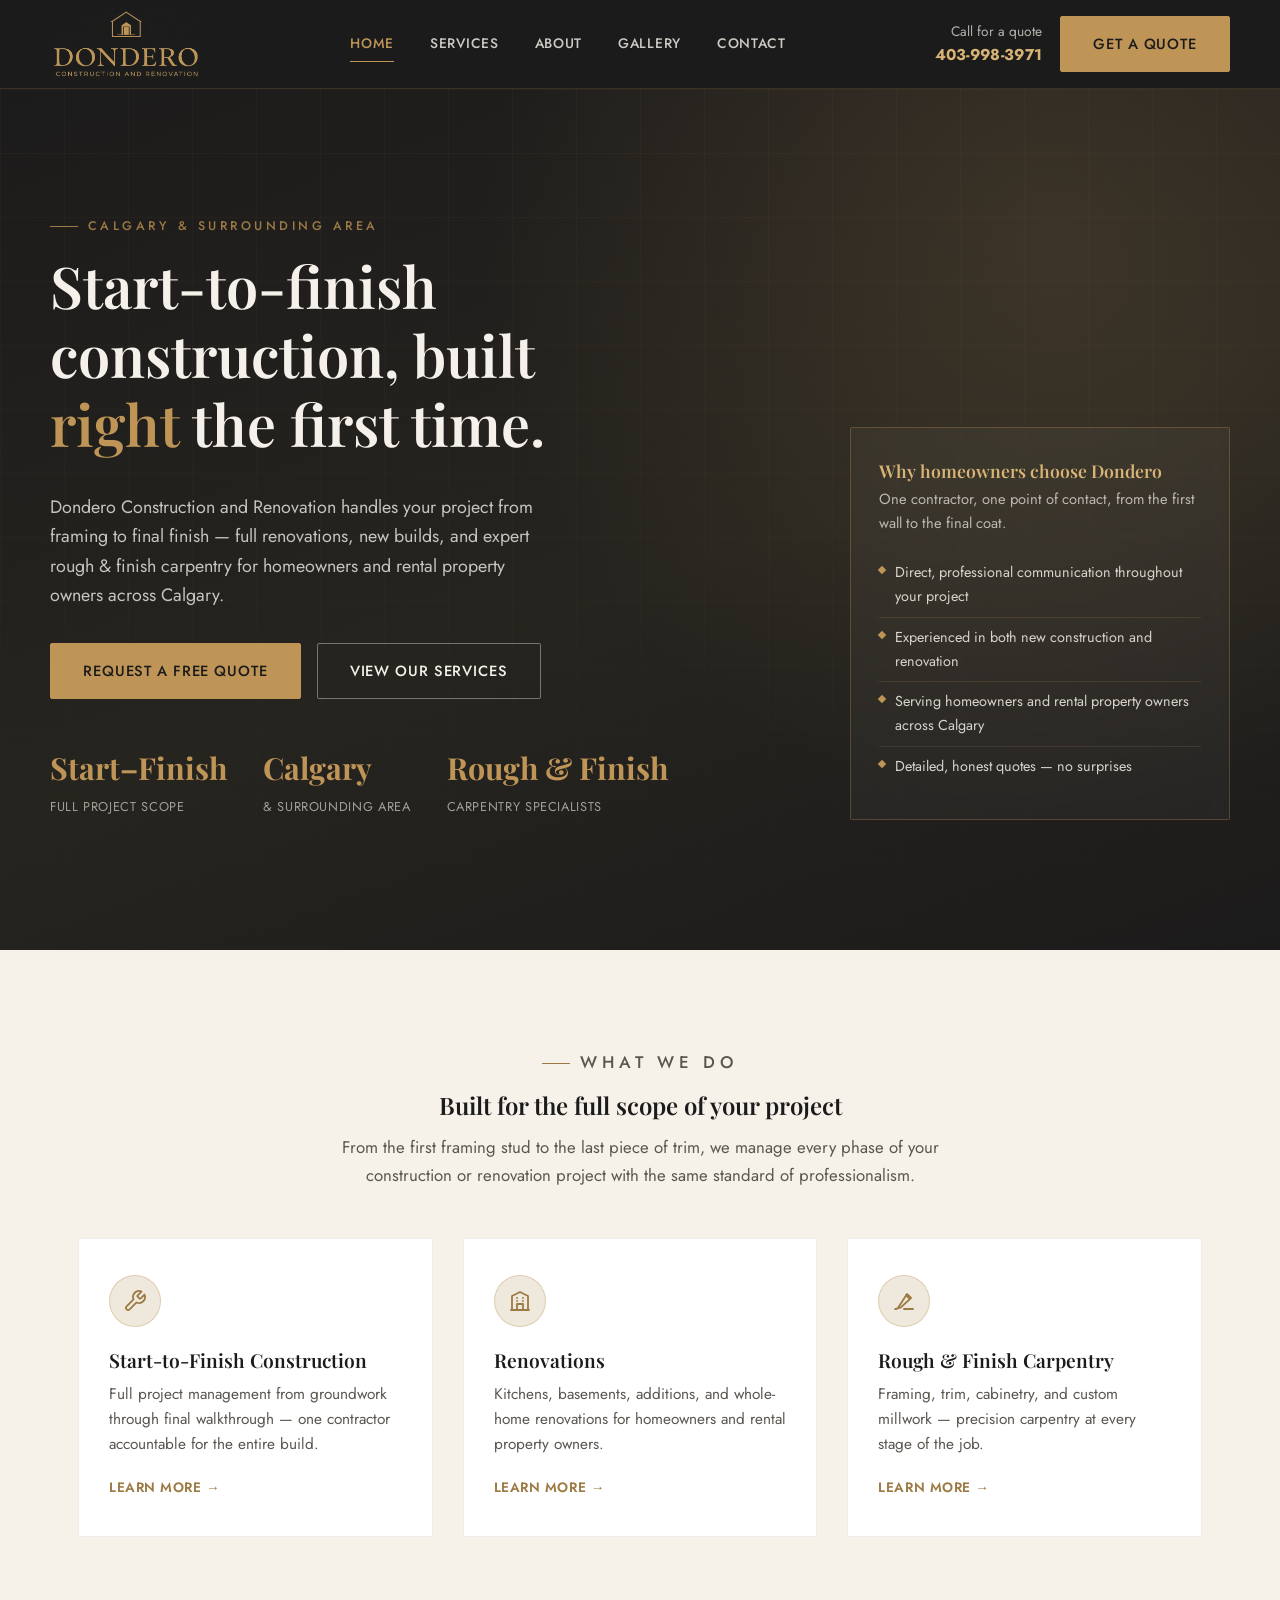
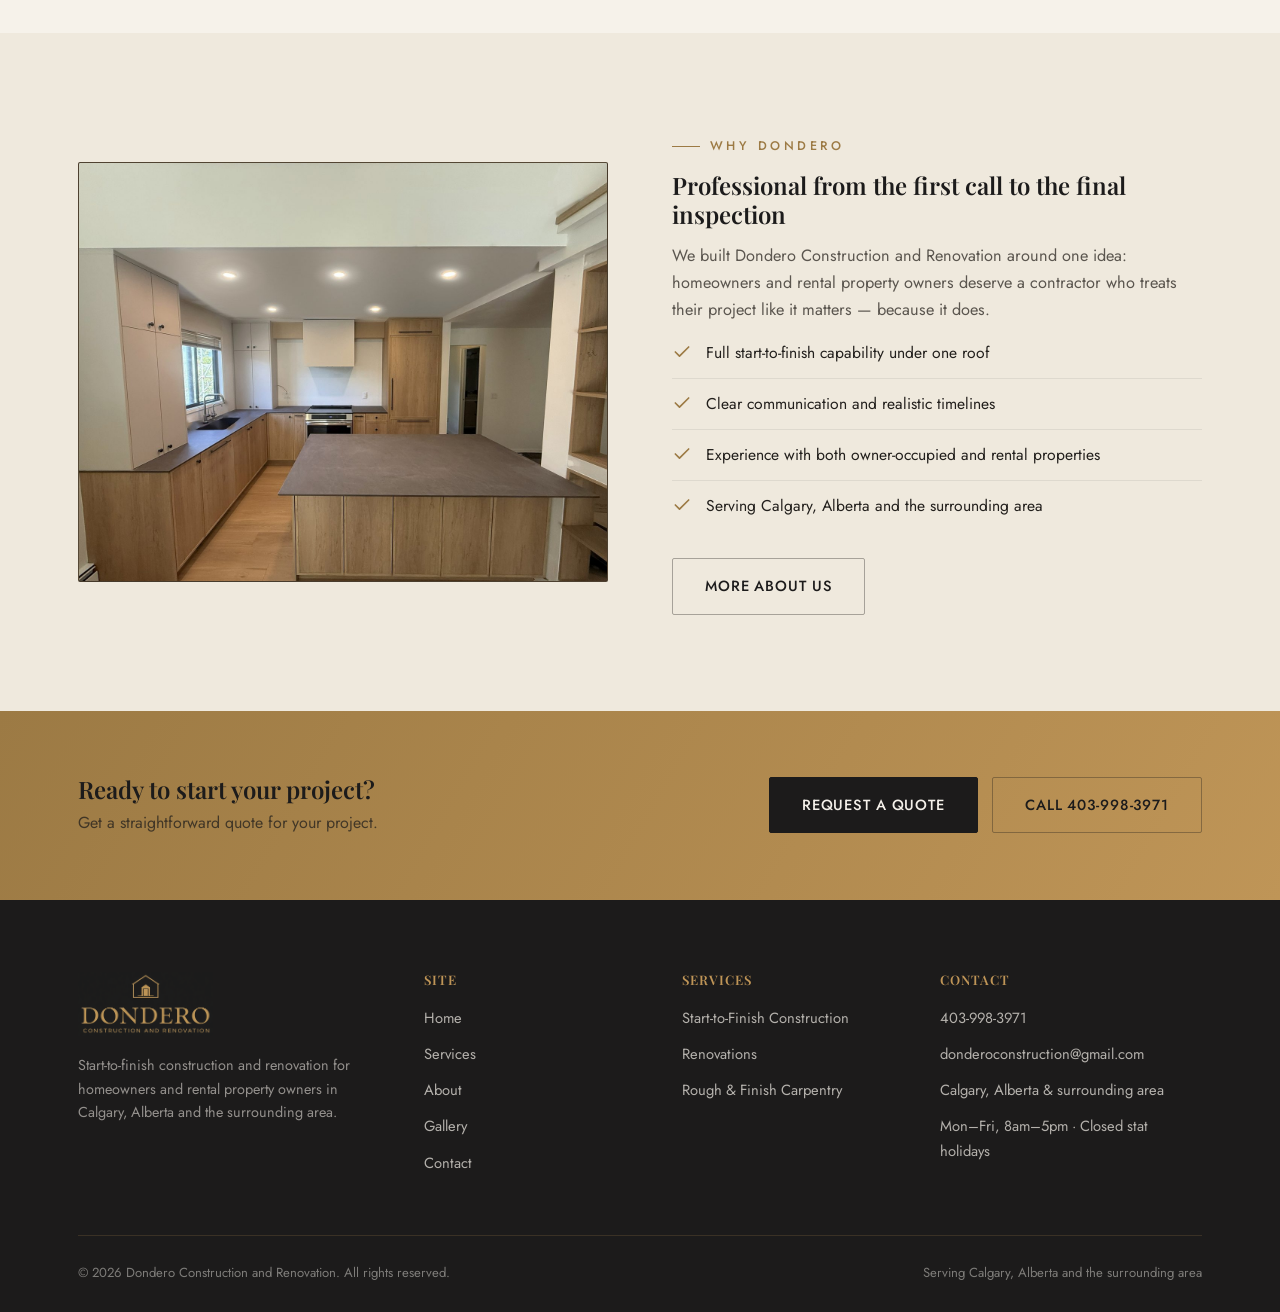
<file: index.html>
<!DOCTYPE html>
<html lang="en">
<head>
<meta charset="UTF-8">
<meta name="viewport" content="width=device-width, initial-scale=1.0">
<title>Dondero Construction and Renovation | Calgary General Contractor</title>
<meta name="description" content="Dondero Construction and Renovation delivers start-to-finish construction, renovations, and rough &amp; finish carpentry for homeowners and rental property owners across Calgary and the surrounding area.">
<meta property="og:title" content="Dondero Construction and Renovation">
<meta property="og:description" content="Start-to-finish construction and renovation for homeowners and rental property owners in Calgary, Alberta and the surrounding area.">
<meta property="og:type" content="website">
<meta property="og:image" content="https://donderoconstruction.com/logo.png">
<link rel="icon" type="image/png" sizes="32x32" href="favicon-32.png">
<link rel="icon" type="image/png" sizes="16x16" href="favicon-16.png">
<link rel="apple-touch-icon" sizes="180x180" href="favicon-180.png">
<link rel="preconnect" href="https://fonts.googleapis.com">
<link rel="preconnect" href="https://fonts.gstatic.com" crossorigin>
<link href="https://fonts.googleapis.com/css2?family=Playfair+Display:wght@500;600;700&family=Jost:wght@400;500;600&display=swap" rel="stylesheet">
<link rel="stylesheet" href="style.css">
</head>
<body>

<header class="site-header">
  <div class="container nav">
    <a href="index.html" class="nav-brand">
      <img src="logo-header.png" alt="Dondero Construction and Renovation logo">
    </a>
    <nav class="nav-links">
      <a href="index.html">Home</a>
      <a href="services.html">Services</a>
      <a href="about.html">About</a>
      <a href="gallery.html">Gallery</a>
      <a href="contact.html">Contact</a>
    </nav>
    <div class="nav-cta">
      <div class="nav-phone">
        <span>Call for a quote</span>
        <strong><a href="tel:14039983971">403-998-3971</a></strong>
      </div>
      <a href="contact.html" class="btn btn-gold">Get a Quote</a>
    </div>
    <button class="nav-toggle" aria-label="Toggle navigation" aria-expanded="false">
      <span></span><span></span><span></span>
    </button>
  </div>
  <div class="mobile-nav">
    <a href="index.html">Home</a>
    <a href="services.html">Services</a>
    <a href="about.html">About</a>
    <a href="gallery.html">Gallery</a>
    <a href="contact.html">Contact</a>
    <a href="tel:14039983971" class="mobile-cta">Call 403-998-3971</a>
  </div>
</header>

<section class="hero">
  <div class="container hero-inner">
    <div>
      <p class="eyebrow">Calgary &amp; Surrounding Area</p>
      <h1>Start-to-finish construction, built <em>right</em> the first time.</h1>
      <p class="hero-lead">Dondero Construction and Renovation handles your project from framing to final finish — full renovations, new builds, and expert rough &amp; finish carpentry for homeowners and rental property owners across Calgary.</p>
      <div class="hero-actions">
        <a href="contact.html" class="btn btn-gold">Request a Free Quote</a>
        <a href="services.html" class="btn btn-outline">View Our Services</a>
      </div>
      <div class="hero-stats">
        <div class="hero-stat">
          <strong>Start–Finish</strong>
          <span>Full Project Scope</span>
        </div>
        <div class="hero-stat">
          <strong>Calgary</strong>
          <span>&amp; Surrounding Area</span>
        </div>
        <div class="hero-stat">
          <strong>Rough &amp; Finish</strong>
          <span>Carpentry Specialists</span>
        </div>
      </div>
    </div>
    <div class="hero-card">
      <h3>Why homeowners choose Dondero</h3>
      <p>One contractor, one point of contact, from the first wall to the final coat.</p>
      <ul>
        <li>Direct, professional communication throughout your project</li>
        <li>Experienced in both new construction and renovation</li>
        <li>Serving homeowners and rental property owners across Calgary</li>
        <li>Detailed, honest quotes — no surprises</li>
      </ul>
    </div>
  </div>
</section>

<section class="section">
  <div class="container">
    <div class="section-head center">
      <p class="eyebrow" style="justify-content:center;">What We Do</p>
      <h2>Built for the full scope of your project</h2>
      <p>From the first framing stud to the last piece of trim, we manage every phase of your construction or renovation project with the same standard of professionalism.</p>
    </div>
    <div class="grid grid-3">
      <div class="card">
        <div class="card-icon">
          <svg viewBox="0 0 24 24" fill="none" stroke-width="1.8" stroke-linecap="round" stroke-linejoin="round"><path d="M14.7 6.3a1 1 0 0 0 0 1.4l1.6 1.6a1 1 0 0 0 1.4 0l3.77-3.77a6 6 0 0 1-7.94 7.94l-6.91 6.91a2.12 2.12 0 0 1-3-3l6.91-6.91a6 6 0 0 1 7.94-7.94l-3.76 3.76z"/></svg>
        </div>
        <h3>Start-to-Finish Construction</h3>
        <p>Full project management from groundwork through final walkthrough — one contractor accountable for the entire build.</p>
        <a href="services.html" class="card-link">Learn more →</a>
      </div>
      <div class="card">
        <div class="card-icon">
          <svg viewBox="0 0 24 24" fill="none" stroke-width="1.8" stroke-linecap="round" stroke-linejoin="round"><path d="M3 21h18M4 21V7l8-4 8 4v14M9 21v-6h6v6M9 12h.01M15 12h.01M9 9h.01M15 9h.01"/></svg>
        </div>
        <h3>Renovations</h3>
        <p>Kitchens, basements, additions, and whole-home renovations for homeowners and rental property owners.</p>
        <a href="services.html" class="card-link">Learn more →</a>
      </div>
      <div class="card">
        <div class="card-icon">
          <svg viewBox="0 0 24 24" fill="none" stroke-width="1.8" stroke-linecap="round" stroke-linejoin="round"><path d="M12 20h9M3 20h1.28a2 2 0 0 0 1.68-.9L15 5l4 4-9.9 9.04a2 2 0 0 1-.9.5L3 20zM14 6l4 4"/></svg>
        </div>
        <h3>Rough &amp; Finish Carpentry</h3>
        <p>Framing, trim, cabinetry, and custom millwork — precision carpentry at every stage of the job.</p>
        <a href="services.html" class="card-link">Learn more →</a>
      </div>
    </div>
  </div>
</section>

<section class="section section--cream2">
  <div class="container split">
    <div class="split-media photo">
      <img src="home-kitchen.jpg" alt="Finished custom kitchen with island and hardwood floors by Dondero Construction and Renovation">
    </div>
    <div>
      <p class="eyebrow">Why Dondero</p>
      <h2>Professional from the first call to the final inspection</h2>
      <p style="color:var(--color-text-muted); font-size:1.02rem;">We built Dondero Construction and Renovation around one idea: homeowners and rental property owners deserve a contractor who treats their project like it matters — because it does.</p>
      <ul class="checklist">
        <li>
          <svg viewBox="0 0 24 24" fill="none" stroke-width="2" stroke-linecap="round" stroke-linejoin="round"><path d="M20 6 9 17l-5-5"/></svg>
          <span>Full start-to-finish capability under one roof</span>
        </li>
        <li>
          <svg viewBox="0 0 24 24" fill="none" stroke-width="2" stroke-linecap="round" stroke-linejoin="round"><path d="M20 6 9 17l-5-5"/></svg>
          <span>Clear communication and realistic timelines</span>
        </li>
        <li>
          <svg viewBox="0 0 24 24" fill="none" stroke-width="2" stroke-linecap="round" stroke-linejoin="round"><path d="M20 6 9 17l-5-5"/></svg>
          <span>Experience with both owner-occupied and rental properties</span>
        </li>
        <li>
          <svg viewBox="0 0 24 24" fill="none" stroke-width="2" stroke-linecap="round" stroke-linejoin="round"><path d="M20 6 9 17l-5-5"/></svg>
          <span>Serving Calgary, Alberta and the surrounding area</span>
        </li>
      </ul>
      <div style="margin-top:28px;">
        <a href="about.html" class="btn btn-outline-dark">More About Us</a>
      </div>
    </div>
  </div>
</section>

<section class="cta-band">
  <div class="container">
    <div>
      <h2>Ready to start your project?</h2>
      <p>Get a straightforward quote for your project.</p>
    </div>
    <div style="display:flex; gap:14px; flex-wrap:wrap;">
      <a href="contact.html" class="btn" style="background:var(--color-charcoal); color:var(--color-text-light); border-color:var(--color-charcoal);">Request a Quote</a>
      <a href="tel:14039983971" class="btn btn-outline-dark">Call 403-998-3971</a>
    </div>
  </div>
</section>

<footer class="site-footer">
  <div class="container">
    <div class="footer-grid">
      <div class="footer-brand">
        <img src="logo-header.png" alt="Dondero Construction and Renovation logo">
        <p>Start-to-finish construction and renovation for homeowners and rental property owners in Calgary, Alberta and the surrounding area.</p>
      </div>
      <div class="footer-col">
        <h4>Site</h4>
        <ul>
          <li><a href="index.html">Home</a></li>
          <li><a href="services.html">Services</a></li>
          <li><a href="about.html">About</a></li>
          <li><a href="gallery.html">Gallery</a></li>
          <li><a href="contact.html">Contact</a></li>
        </ul>
      </div>
      <div class="footer-col">
        <h4>Services</h4>
        <ul>
          <li><a href="services.html#construction">Start-to-Finish Construction</a></li>
          <li><a href="services.html#renovation">Renovations</a></li>
          <li><a href="services.html#carpentry">Rough &amp; Finish Carpentry</a></li>
        </ul>
      </div>
      <div class="footer-col">
        <h4>Contact</h4>
        <ul>
          <li><a href="tel:14039983971">403-998-3971</a></li>
          <li><a href="mailto:donderoconstruction@gmail.com">donderoconstruction@gmail.com</a></li>
          <li>Calgary, Alberta &amp; surrounding area</li>
          <li>Mon&ndash;Fri, 8am&ndash;5pm &middot; Closed stat holidays</li>
        </ul>
      </div>
    </div>
    <div class="footer-bottom">
      <span>© <span id="year"></span> Dondero Construction and Renovation. All rights reserved.</span>
      <span>Serving Calgary, Alberta and the surrounding area</span>
    </div>
  </div>
</footer>

<script src="main.js?v=2"></script>
</body>
</html>
</file>
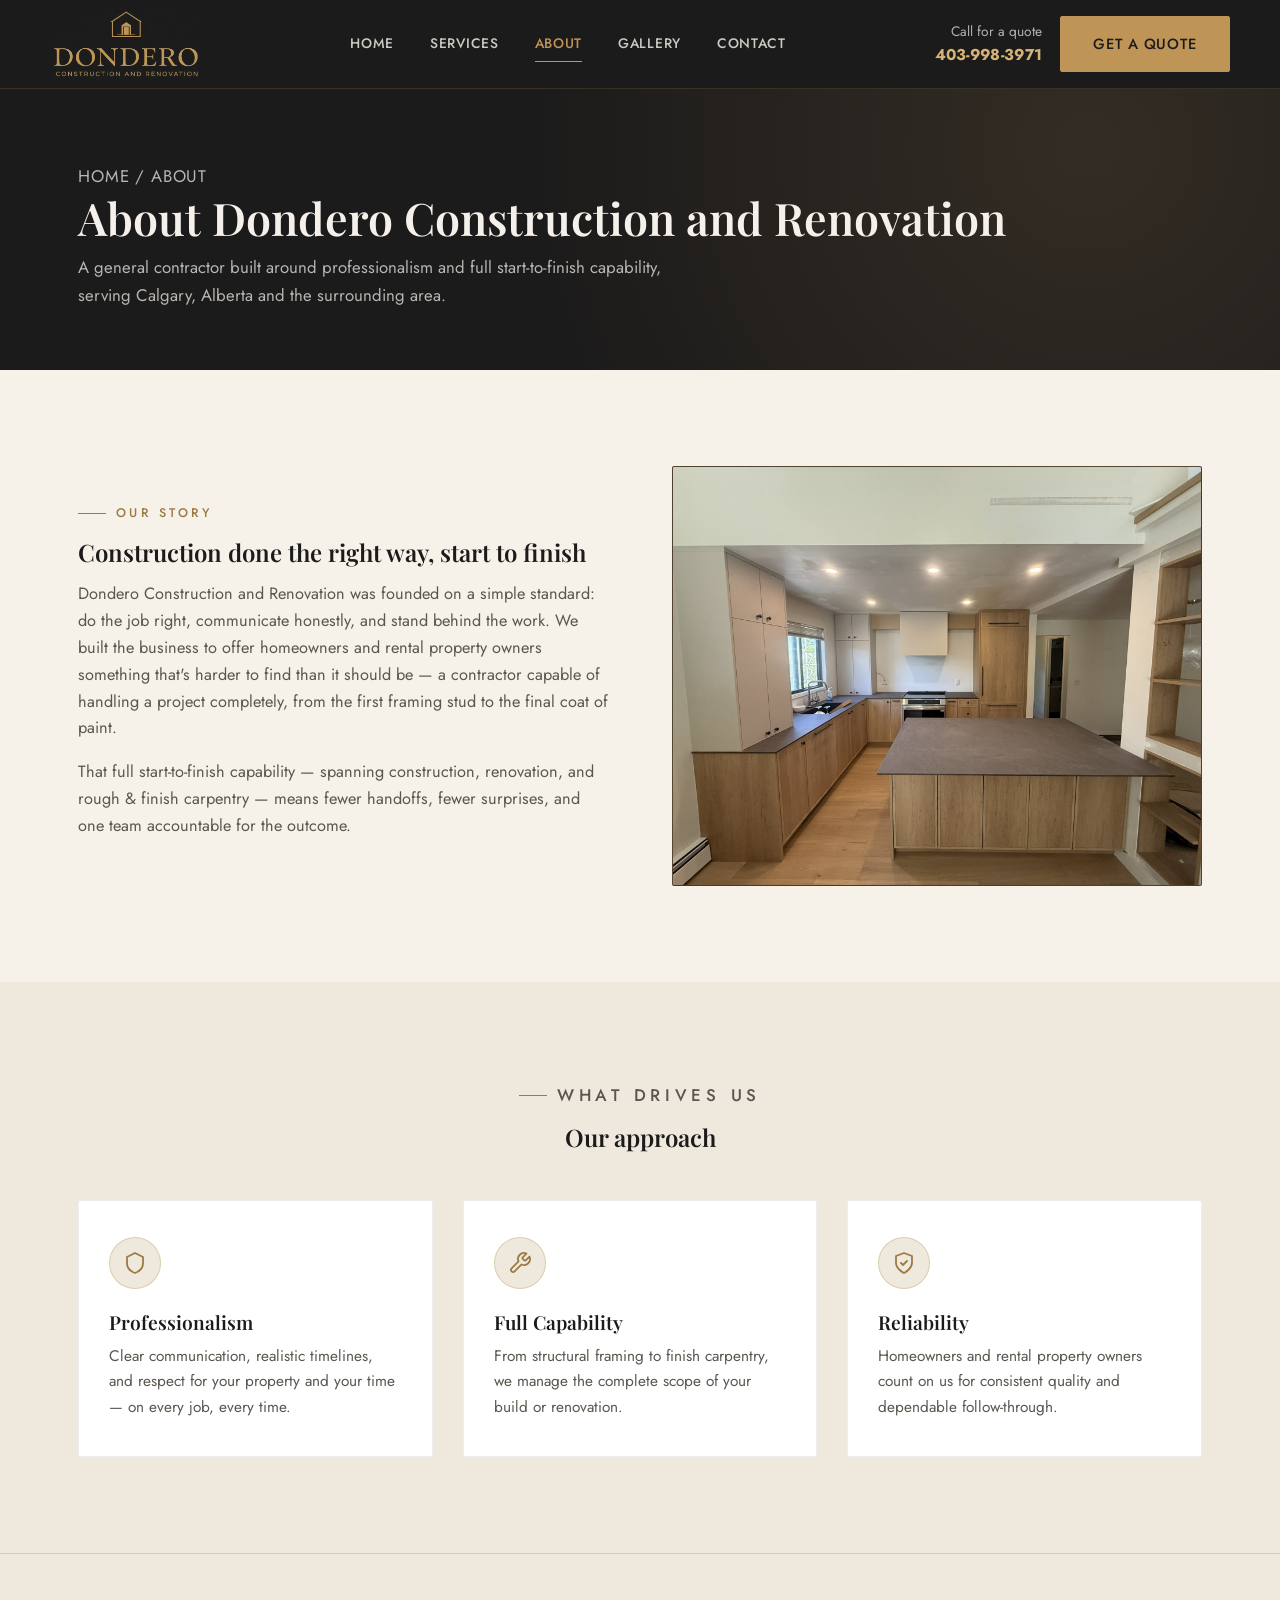
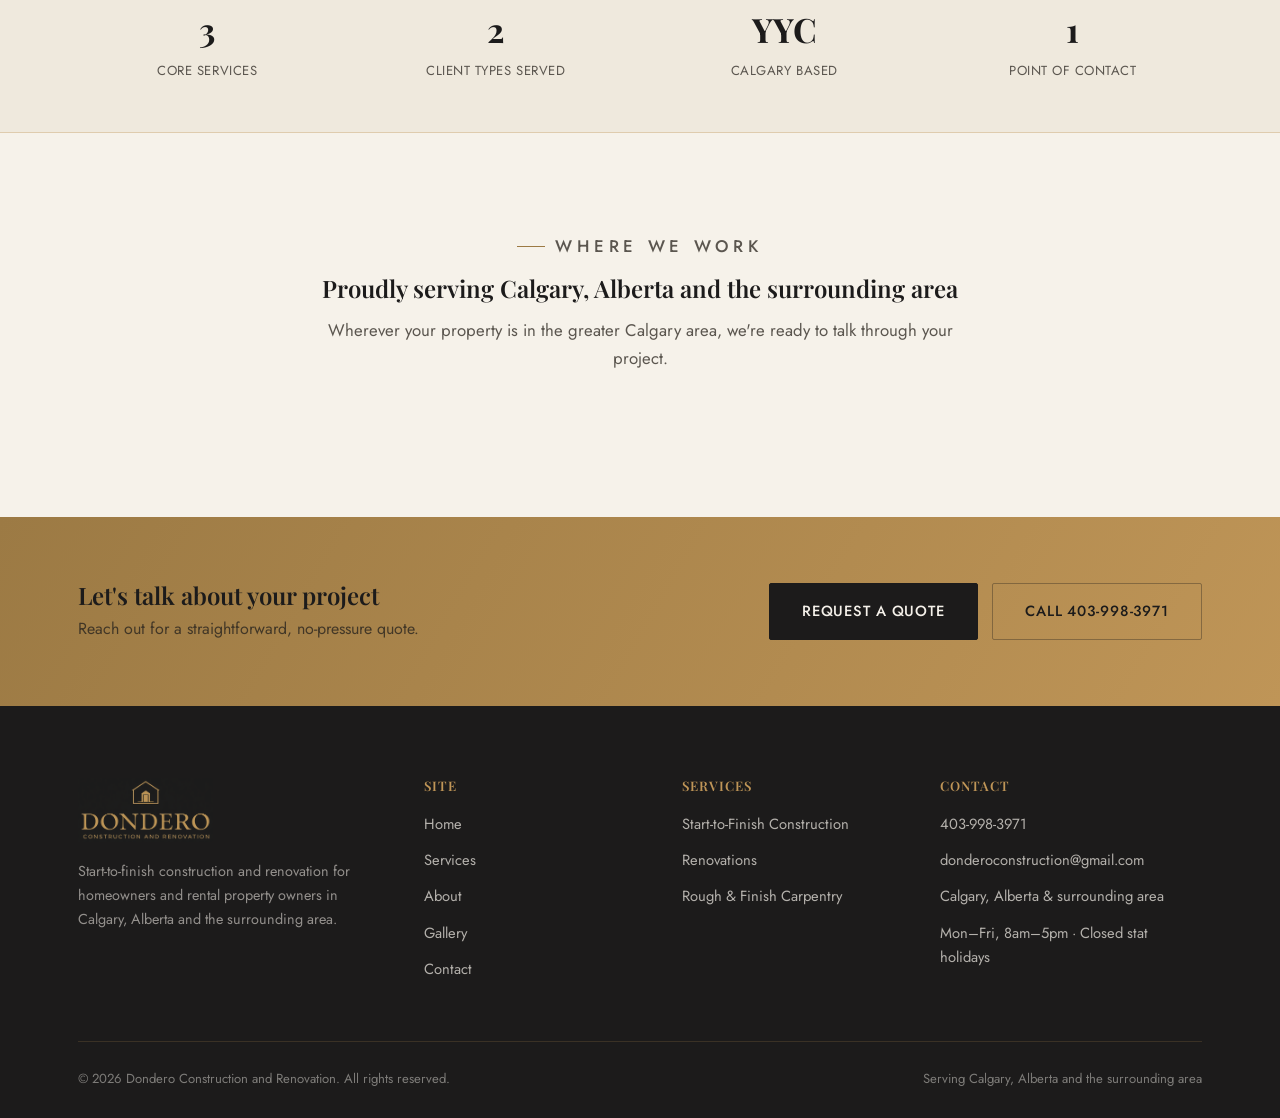
<file: about.html>
<!DOCTYPE html>
<html lang="en">
<head>
<meta charset="UTF-8">
<meta name="viewport" content="width=device-width, initial-scale=1.0">
<title>About Us | Dondero Construction and Renovation</title>
<meta name="description" content="Dondero Construction and Renovation is a Calgary-based general contractor built on professionalism and full start-to-finish construction capability for homeowners and rental property owners.">
<meta property="og:title" content="About Us | Dondero Construction and Renovation">
<meta property="og:description" content="A Calgary-based general contractor built on professionalism and full start-to-finish construction capability.">
<meta property="og:type" content="website">
<meta property="og:image" content="https://donderoconstruction.com/logo.png">
<link rel="icon" type="image/png" sizes="32x32" href="favicon-32.png">
<link rel="icon" type="image/png" sizes="16x16" href="favicon-16.png">
<link rel="apple-touch-icon" sizes="180x180" href="favicon-180.png">
<link rel="preconnect" href="https://fonts.googleapis.com">
<link rel="preconnect" href="https://fonts.gstatic.com" crossorigin>
<link href="https://fonts.googleapis.com/css2?family=Playfair+Display:wght@500;600;700&family=Jost:wght@400;500;600&display=swap" rel="stylesheet">
<link rel="stylesheet" href="style.css">
</head>
<body>

<header class="site-header">
  <div class="container nav">
    <a href="index.html" class="nav-brand">
      <img src="logo-header.png" alt="Dondero Construction and Renovation logo">
    </a>
    <nav class="nav-links">
      <a href="index.html">Home</a>
      <a href="services.html">Services</a>
      <a href="about.html">About</a>
      <a href="gallery.html">Gallery</a>
      <a href="contact.html">Contact</a>
    </nav>
    <div class="nav-cta">
      <div class="nav-phone">
        <span>Call for a quote</span>
        <strong><a href="tel:14039983971">403-998-3971</a></strong>
      </div>
      <a href="contact.html" class="btn btn-gold">Get a Quote</a>
    </div>
    <button class="nav-toggle" aria-label="Toggle navigation" aria-expanded="false">
      <span></span><span></span><span></span>
    </button>
  </div>
  <div class="mobile-nav">
    <a href="index.html">Home</a>
    <a href="services.html">Services</a>
    <a href="about.html">About</a>
    <a href="gallery.html">Gallery</a>
    <a href="contact.html">Contact</a>
    <a href="tel:14039983971" class="mobile-cta">Call 403-998-3971</a>
  </div>
</header>

<section class="page-banner">
  <div class="container">
    <p class="breadcrumb"><a href="index.html">Home</a> / About</p>
    <h1>About Dondero Construction and Renovation</h1>
    <p>A general contractor built around professionalism and full start-to-finish capability, serving Calgary, Alberta and the surrounding area.</p>
  </div>
</section>

<section class="section">
  <div class="container split">
    <div>
      <p class="eyebrow">Our Story</p>
      <h2>Construction done the right way, start to finish</h2>
      <p style="color:var(--color-text-muted); font-size:1.02rem;">Dondero Construction and Renovation was founded on a simple standard: do the job right, communicate honestly, and stand behind the work. We built the business to offer homeowners and rental property owners something that's harder to find than it should be — a contractor capable of handling a project completely, from the first framing stud to the final coat of paint.</p>
      <p style="color:var(--color-text-muted); font-size:1.02rem;">That full start-to-finish capability — spanning construction, renovation, and rough &amp; finish carpentry — means fewer handoffs, fewer surprises, and one team accountable for the outcome.</p>
    </div>
    <div class="split-media photo">
      <img src="mission-condo-09.jpg" alt="Finished custom kitchen renovation by Dondero Construction and Renovation">
    </div>
  </div>
</section>

<section class="section section--cream2">
  <div class="container">
    <div class="section-head center">
      <p class="eyebrow" style="justify-content:center;">What Drives Us</p>
      <h2>Our approach</h2>
    </div>
    <div class="grid grid-3">
      <div class="card">
        <div class="card-icon">
          <svg viewBox="0 0 24 24" fill="none" stroke-width="1.8" stroke-linecap="round" stroke-linejoin="round"><path d="M12 2l8 4v6c0 5-3.5 8.5-8 10-4.5-1.5-8-5-8-10V6z"/></svg>
        </div>
        <h3>Professionalism</h3>
        <p>Clear communication, realistic timelines, and respect for your property and your time — on every job, every time.</p>
      </div>
      <div class="card">
        <div class="card-icon">
          <svg viewBox="0 0 24 24" fill="none" stroke-width="1.8" stroke-linecap="round" stroke-linejoin="round"><path d="M14.7 6.3a1 1 0 0 0 0 1.4l1.6 1.6a1 1 0 0 0 1.4 0l3.77-3.77a6 6 0 0 1-7.94 7.94l-6.91 6.91a2.12 2.12 0 0 1-3-3l6.91-6.91a6 6 0 0 1 7.94-7.94l-3.76 3.76z"/></svg>
        </div>
        <h3>Full Capability</h3>
        <p>From structural framing to finish carpentry, we manage the complete scope of your build or renovation.</p>
      </div>
      <div class="card">
        <div class="card-icon">
          <svg viewBox="0 0 24 24" fill="none" stroke-width="1.8" stroke-linecap="round" stroke-linejoin="round"><path d="M9 12l2 2 4-4M12 22s8-4 8-10V5l-8-3-8 3v7c0 6 8 10 8 10z"/></svg>
        </div>
        <h3>Reliability</h3>
        <p>Homeowners and rental property owners count on us for consistent quality and dependable follow-through.</p>
      </div>
    </div>
  </div>
</section>

<section class="stats-band">
  <div class="container">
    <div class="grid">
      <div class="stat">
        <strong>3</strong>
        <span>Core Services</span>
      </div>
      <div class="stat">
        <strong>2</strong>
        <span>Client Types Served</span>
      </div>
      <div class="stat">
        <strong>YYC</strong>
        <span>Calgary Based</span>
      </div>
      <div class="stat">
        <strong>1</strong>
        <span>Point of Contact</span>
      </div>
    </div>
  </div>
</section>

<section class="section">
  <div class="container">
    <div class="section-head center">
      <p class="eyebrow" style="justify-content:center;">Where We Work</p>
      <h2>Proudly serving Calgary, Alberta and the surrounding area</h2>
      <p>Wherever your property is in the greater Calgary area, we're ready to talk through your project.</p>
    </div>
  </div>
</section>

<section class="cta-band">
  <div class="container">
    <div>
      <h2>Let's talk about your project</h2>
      <p>Reach out for a straightforward, no-pressure quote.</p>
    </div>
    <div style="display:flex; gap:14px; flex-wrap:wrap;">
      <a href="contact.html" class="btn" style="background:var(--color-charcoal); color:var(--color-text-light); border-color:var(--color-charcoal);">Request a Quote</a>
      <a href="tel:14039983971" class="btn btn-outline-dark">Call 403-998-3971</a>
    </div>
  </div>
</section>

<footer class="site-footer">
  <div class="container">
    <div class="footer-grid">
      <div class="footer-brand">
        <img src="logo-header.png" alt="Dondero Construction and Renovation logo">
        <p>Start-to-finish construction and renovation for homeowners and rental property owners in Calgary, Alberta and the surrounding area.</p>
      </div>
      <div class="footer-col">
        <h4>Site</h4>
        <ul>
          <li><a href="index.html">Home</a></li>
          <li><a href="services.html">Services</a></li>
          <li><a href="about.html">About</a></li>
          <li><a href="gallery.html">Gallery</a></li>
          <li><a href="contact.html">Contact</a></li>
        </ul>
      </div>
      <div class="footer-col">
        <h4>Services</h4>
        <ul>
          <li><a href="services.html#construction">Start-to-Finish Construction</a></li>
          <li><a href="services.html#renovation">Renovations</a></li>
          <li><a href="services.html#carpentry">Rough &amp; Finish Carpentry</a></li>
        </ul>
      </div>
      <div class="footer-col">
        <h4>Contact</h4>
        <ul>
          <li><a href="tel:14039983971">403-998-3971</a></li>
          <li><a href="mailto:donderoconstruction@gmail.com">donderoconstruction@gmail.com</a></li>
          <li>Calgary, Alberta &amp; surrounding area</li>
          <li>Mon&ndash;Fri, 8am&ndash;5pm &middot; Closed stat holidays</li>
        </ul>
      </div>
    </div>
    <div class="footer-bottom">
      <span>© <span id="year"></span> Dondero Construction and Renovation. All rights reserved.</span>
      <span>Serving Calgary, Alberta and the surrounding area</span>
    </div>
  </div>
</footer>

<script src="main.js?v=2"></script>
</body>
</html>
</file>
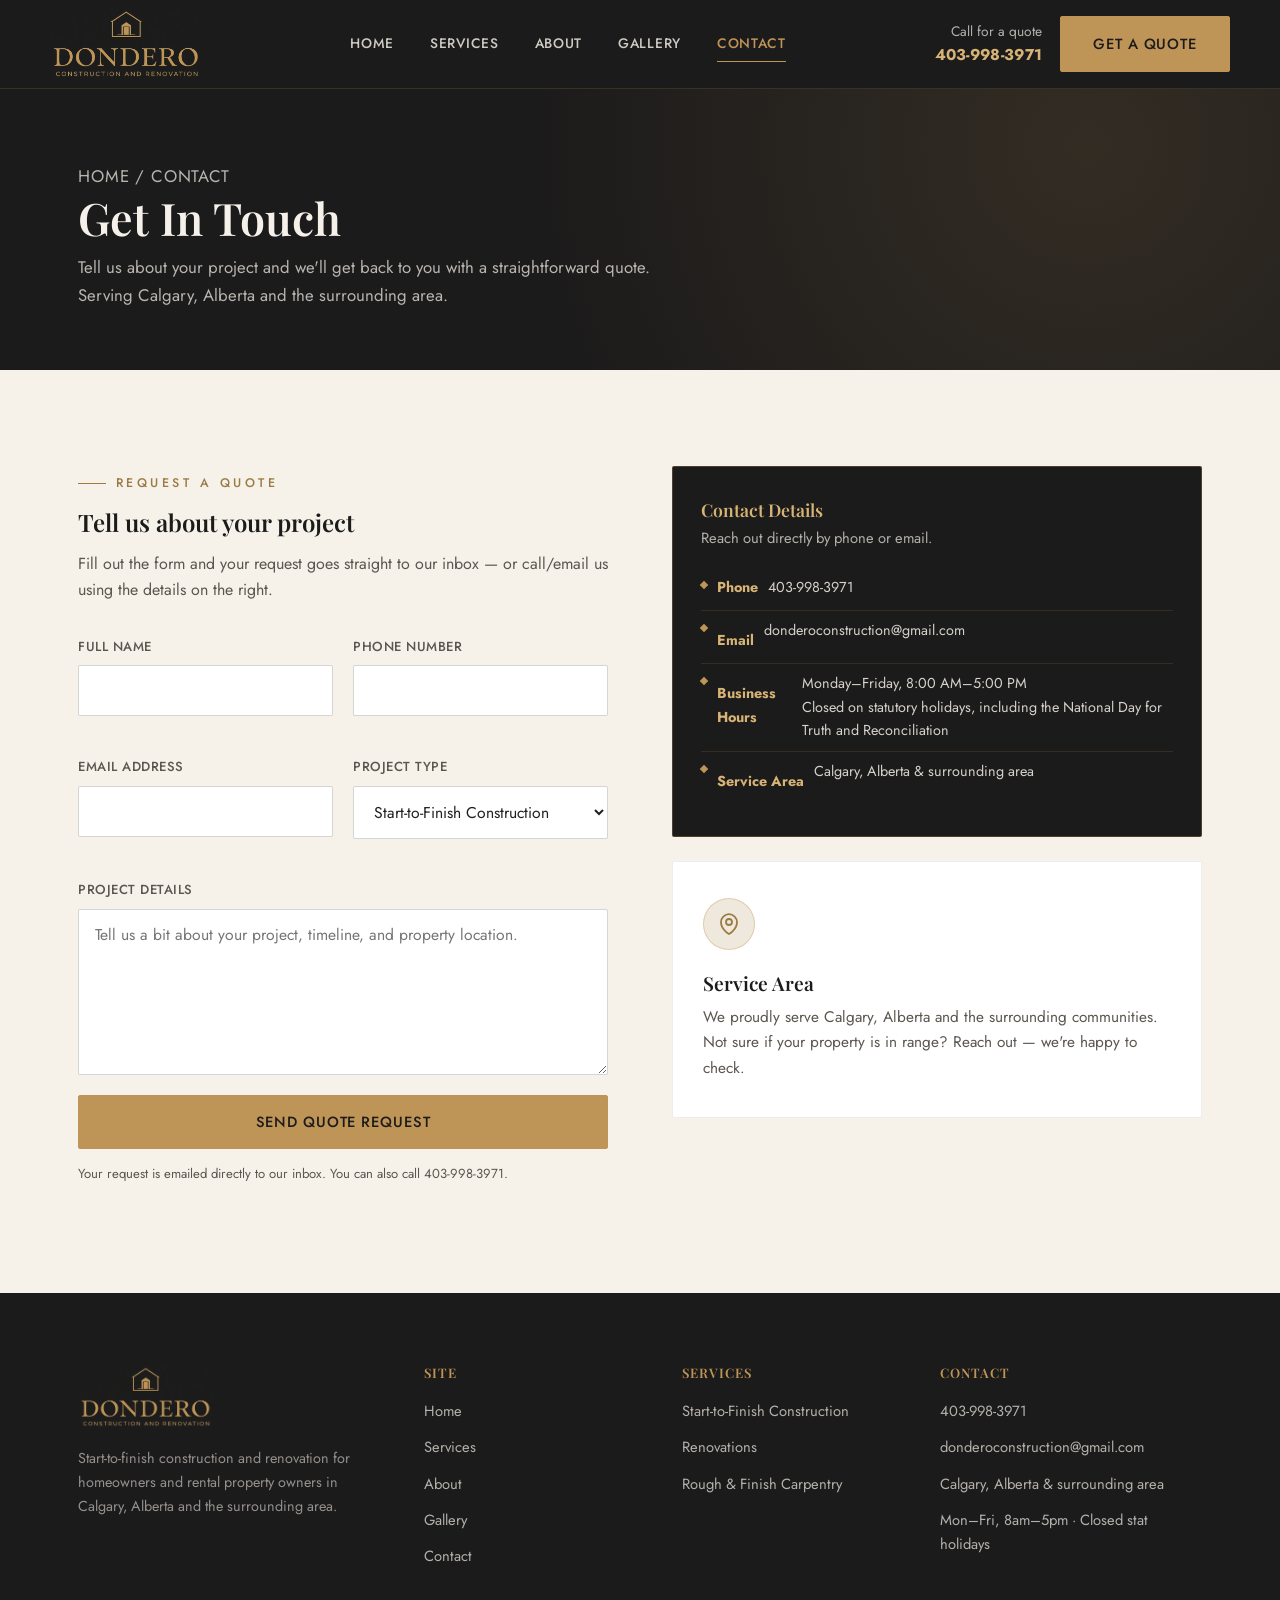
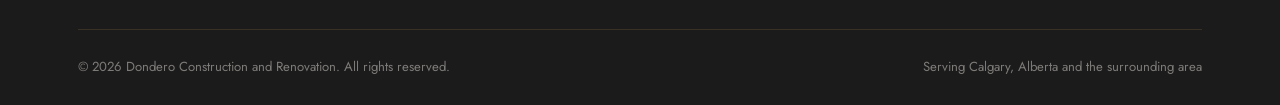
<file: contact.html>
<!DOCTYPE html>
<html lang="en">
<head>
<meta charset="UTF-8">
<meta name="viewport" content="width=device-width, initial-scale=1.0">
<title>Contact Us | Dondero Construction and Renovation</title>
<meta name="description" content="Get a free quote from Dondero Construction and Renovation. Call 403-998-3971 or email donderoconstruction@gmail.com. Serving Calgary, Alberta and the surrounding area.">
<meta property="og:title" content="Contact Dondero Construction and Renovation">
<meta property="og:description" content="Call 403-998-3971 or request a quote online. Serving Calgary, Alberta and the surrounding area.">
<meta property="og:type" content="website">
<meta property="og:image" content="https://donderoconstruction.com/logo.png">
<link rel="icon" type="image/png" sizes="32x32" href="favicon-32.png">
<link rel="icon" type="image/png" sizes="16x16" href="favicon-16.png">
<link rel="apple-touch-icon" sizes="180x180" href="favicon-180.png">
<link rel="preconnect" href="https://fonts.googleapis.com">
<link rel="preconnect" href="https://fonts.gstatic.com" crossorigin>
<link href="https://fonts.googleapis.com/css2?family=Playfair+Display:wght@500;600;700&family=Jost:wght@400;500;600&display=swap" rel="stylesheet">
<link rel="stylesheet" href="style.css">
</head>
<body>

<header class="site-header">
  <div class="container nav">
    <a href="index.html" class="nav-brand">
      <img src="logo-header.png" alt="Dondero Construction and Renovation logo">
    </a>
    <nav class="nav-links">
      <a href="index.html">Home</a>
      <a href="services.html">Services</a>
      <a href="about.html">About</a>
      <a href="gallery.html">Gallery</a>
      <a href="contact.html">Contact</a>
    </nav>
    <div class="nav-cta">
      <div class="nav-phone">
        <span>Call for a quote</span>
        <strong><a href="tel:14039983971">403-998-3971</a></strong>
      </div>
      <a href="contact.html" class="btn btn-gold">Get a Quote</a>
    </div>
    <button class="nav-toggle" aria-label="Toggle navigation" aria-expanded="false">
      <span></span><span></span><span></span>
    </button>
  </div>
  <div class="mobile-nav">
    <a href="index.html">Home</a>
    <a href="services.html">Services</a>
    <a href="about.html">About</a>
    <a href="gallery.html">Gallery</a>
    <a href="contact.html">Contact</a>
    <a href="tel:14039983971" class="mobile-cta">Call 403-998-3971</a>
  </div>
</header>

<section class="page-banner">
  <div class="container">
    <p class="breadcrumb"><a href="index.html">Home</a> / Contact</p>
    <h1>Get In Touch</h1>
    <p>Tell us about your project and we'll get back to you with a straightforward quote. Serving Calgary, Alberta and the surrounding area.</p>
  </div>
</section>

<section class="section">
  <div class="container split" style="align-items:start;">
    <div>
      <p class="eyebrow">Request a Quote</p>
      <h2>Tell us about your project</h2>
      <p style="color:var(--color-text-muted); margin-bottom:32px;">Fill out the form and your request goes straight to our inbox — or call/email us using the details on the right.</p>

      <form id="quote-form">
        <div class="form-grid">
          <div class="form-field">
            <label for="q-name">Full Name</label>
            <input type="text" id="q-name" name="name" required>
          </div>
          <div class="form-field">
            <label for="q-phone">Phone Number</label>
            <input type="tel" id="q-phone" name="phone" required>
          </div>
          <div class="form-field">
            <label for="q-email">Email Address</label>
            <input type="email" id="q-email" name="email" required>
          </div>
          <div class="form-field">
            <label for="q-type">Project Type</label>
            <select id="q-type" name="project_type">
              <option value="Start-to-Finish Construction">Start-to-Finish Construction</option>
              <option value="Renovation">Renovation</option>
              <option value="Rough &amp; Finish Carpentry">Rough &amp; Finish Carpentry</option>
              <option value="Rental Property Project">Rental Property Project</option>
              <option value="Other">Other</option>
            </select>
          </div>
          <div class="form-field full">
            <label for="q-details">Project Details</label>
            <textarea id="q-details" name="details" rows="6" placeholder="Tell us a bit about your project, timeline, and property location."></textarea>
          </div>
        </div>
        <button type="submit" class="btn btn-gold btn-block">Send Quote Request</button>
        <p class="form-note" id="form-status" role="status">Your request is emailed directly to our inbox. You can also call 403-998-3971.</p>
      </form>
    </div>

    <div>
      <div class="hero-card" style="background:var(--color-charcoal); border-color:rgba(191,149,87,0.3);">
        <h3>Contact Details</h3>
        <p>Reach out directly by phone or email.</p>
        <ul style="margin-top:6px;">
          <li>
            <strong style="color:var(--color-gold-light); display:block; margin-bottom:2px;">Phone</strong>
            <a href="tel:14039983971" style="color:rgba(245,241,234,0.85);">403-998-3971</a>
          </li>
          <li>
            <strong style="color:var(--color-gold-light); display:block; margin-bottom:2px; margin-top:10px;">Email</strong>
            <a href="mailto:donderoconstruction@gmail.com" style="color:rgba(245,241,234,0.85);">donderoconstruction@gmail.com</a>
          </li>
          <li>
            <strong style="color:var(--color-gold-light); display:block; margin-bottom:2px; margin-top:10px;">Business Hours</strong>
            <span style="color:rgba(245,241,234,0.85);">Monday&ndash;Friday, 8:00 AM&ndash;5:00 PM<br>Closed on statutory holidays, including the National Day for Truth and Reconciliation</span>
          </li>
          <li>
            <strong style="color:var(--color-gold-light); display:block; margin-bottom:2px; margin-top:10px;">Service Area</strong>
            <span style="color:rgba(245,241,234,0.85);">Calgary, Alberta &amp; surrounding area</span>
          </li>
        </ul>
      </div>

      <div class="card" style="margin-top:24px;">
        <div class="card-icon">
          <svg viewBox="0 0 24 24" fill="none" stroke-width="1.8" stroke-linecap="round" stroke-linejoin="round"><path d="M12 22s8-4.5 8-11.8A8 8 0 0 0 4 10.2C4 17.5 12 22 12 22z"/><circle cx="12" cy="10" r="3"/></svg>
        </div>
        <h3>Service Area</h3>
        <p>We proudly serve Calgary, Alberta and the surrounding communities. Not sure if your property is in range? Reach out — we're happy to check.</p>
      </div>
    </div>
  </div>
</section>

<footer class="site-footer">
  <div class="container">
    <div class="footer-grid">
      <div class="footer-brand">
        <img src="logo-header.png" alt="Dondero Construction and Renovation logo">
        <p>Start-to-finish construction and renovation for homeowners and rental property owners in Calgary, Alberta and the surrounding area.</p>
      </div>
      <div class="footer-col">
        <h4>Site</h4>
        <ul>
          <li><a href="index.html">Home</a></li>
          <li><a href="services.html">Services</a></li>
          <li><a href="about.html">About</a></li>
          <li><a href="gallery.html">Gallery</a></li>
          <li><a href="contact.html">Contact</a></li>
        </ul>
      </div>
      <div class="footer-col">
        <h4>Services</h4>
        <ul>
          <li><a href="services.html#construction">Start-to-Finish Construction</a></li>
          <li><a href="services.html#renovation">Renovations</a></li>
          <li><a href="services.html#carpentry">Rough &amp; Finish Carpentry</a></li>
        </ul>
      </div>
      <div class="footer-col">
        <h4>Contact</h4>
        <ul>
          <li><a href="tel:14039983971">403-998-3971</a></li>
          <li><a href="mailto:donderoconstruction@gmail.com">donderoconstruction@gmail.com</a></li>
          <li>Calgary, Alberta &amp; surrounding area</li>
          <li>Mon&ndash;Fri, 8am&ndash;5pm &middot; Closed stat holidays</li>
        </ul>
      </div>
    </div>
    <div class="footer-bottom">
      <span>© <span id="year"></span> Dondero Construction and Renovation. All rights reserved.</span>
      <span>Serving Calgary, Alberta and the surrounding area</span>
    </div>
  </div>
</footer>

<script src="main.js?v=2"></script>
</body>
</html>
</file>
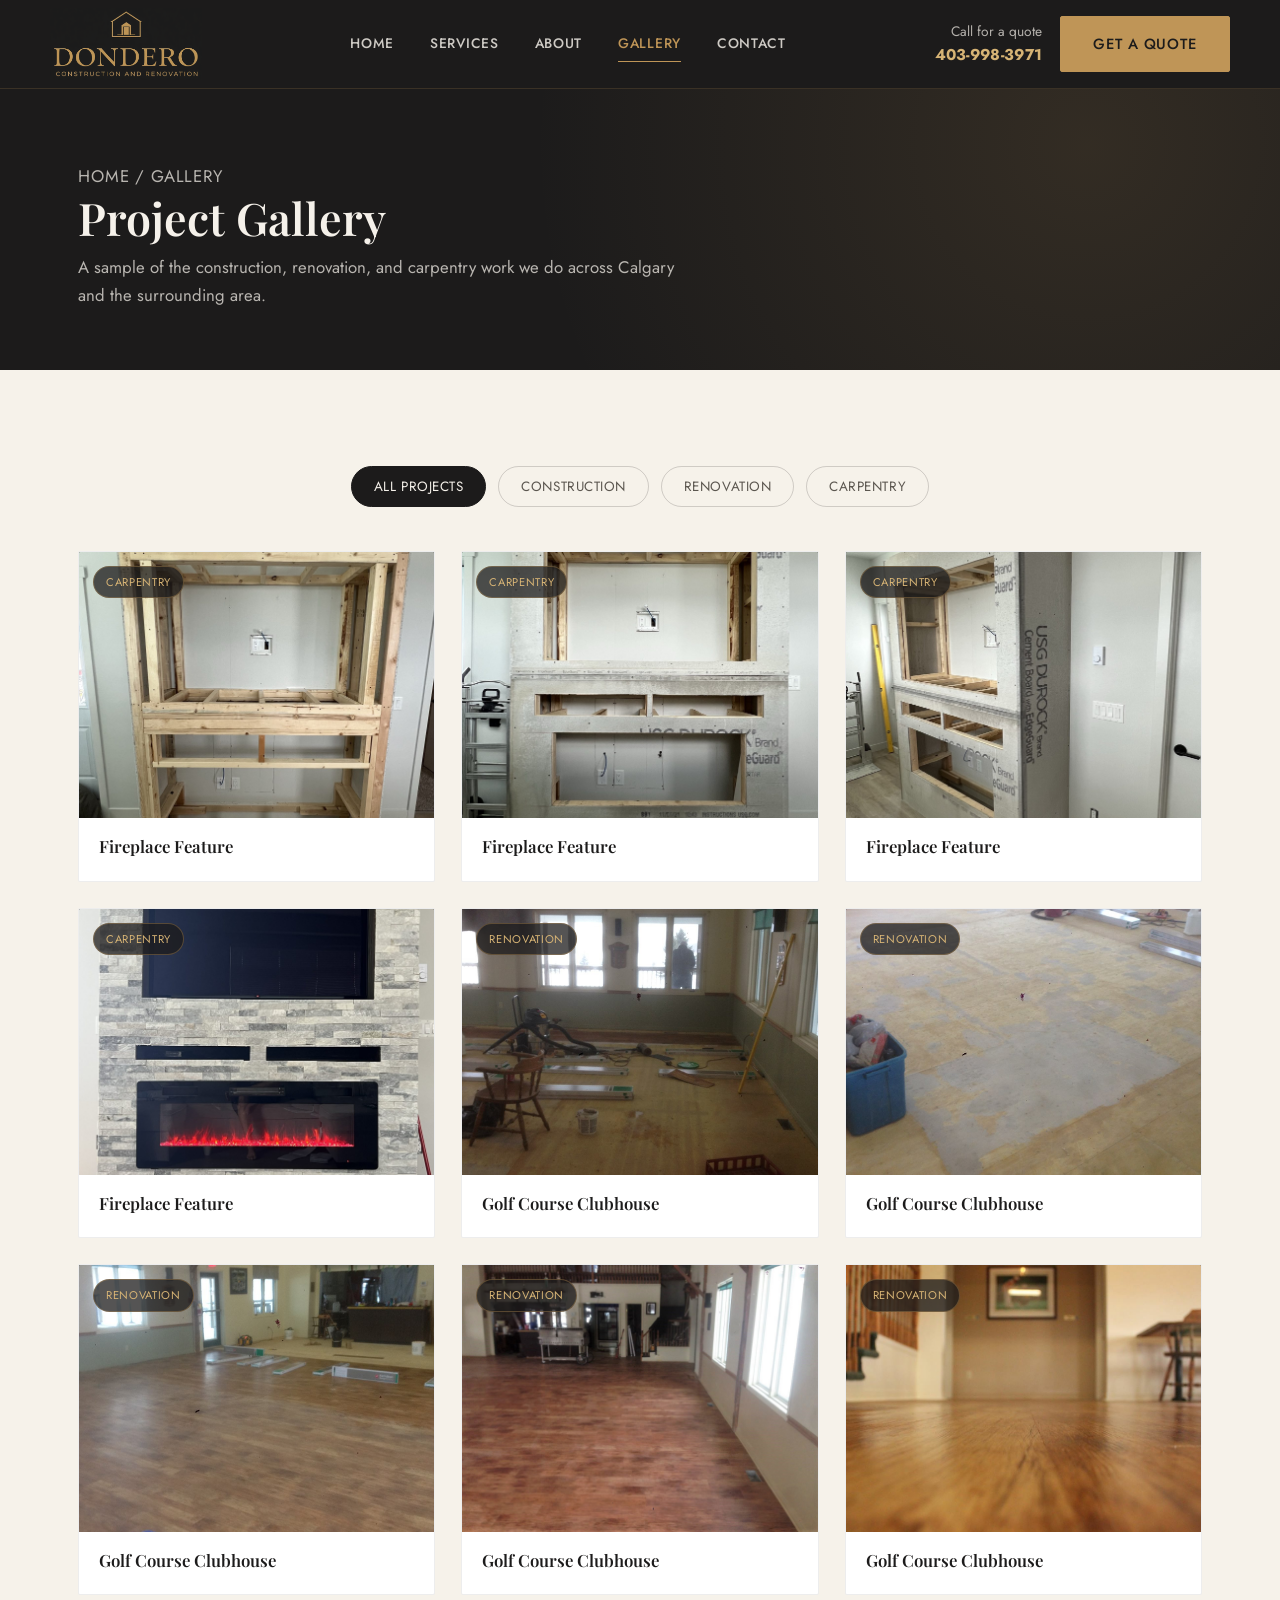
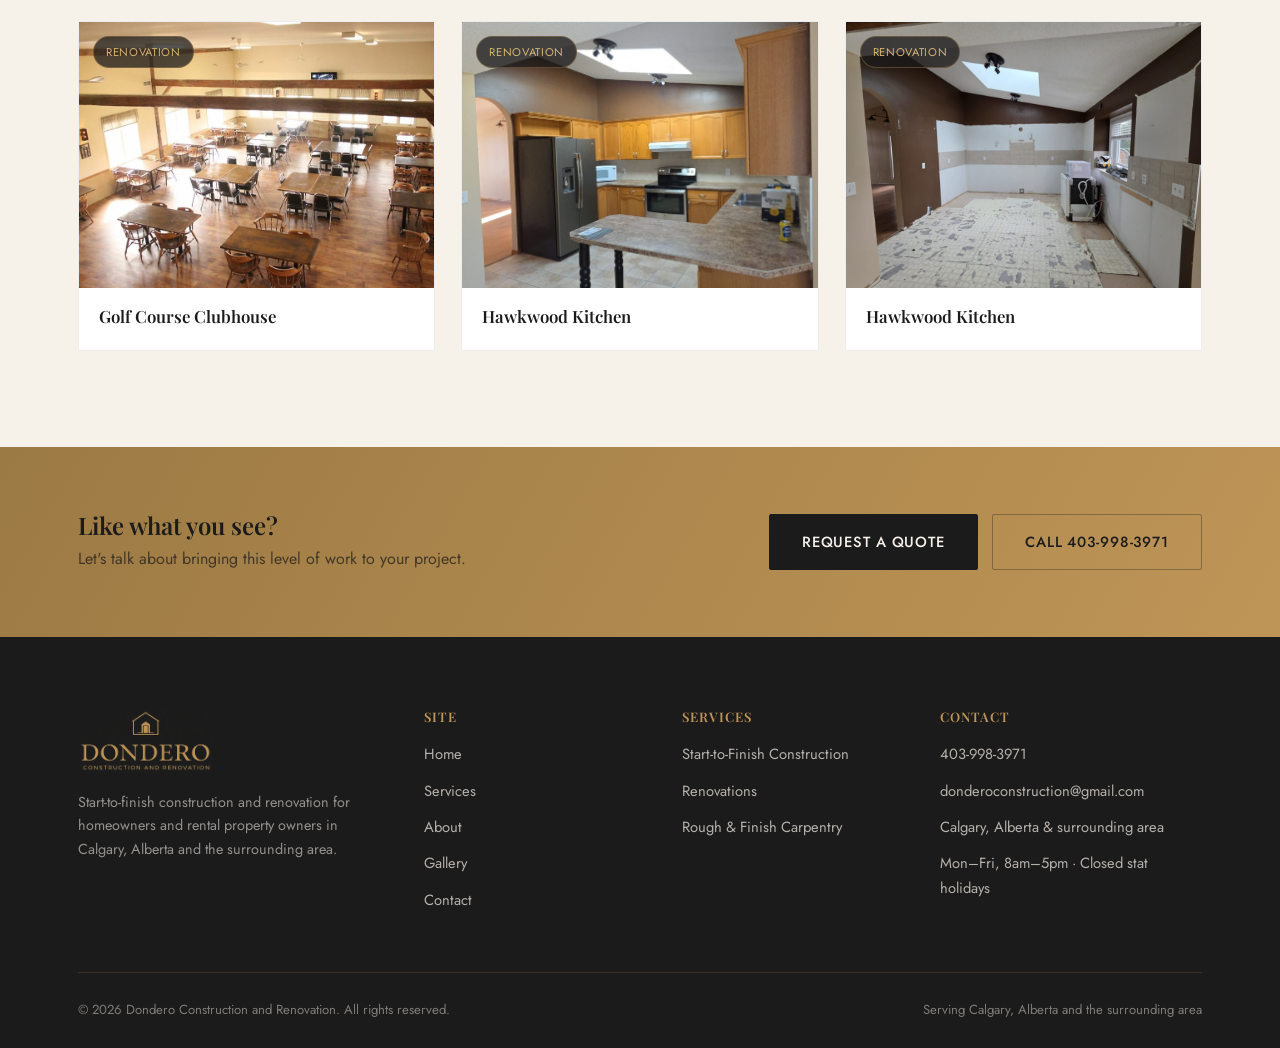
<file: gallery.html>
<!DOCTYPE html>
<html lang="en">
<head>
<meta charset="UTF-8">
<meta name="viewport" content="width=device-width, initial-scale=1.0">
<title>Gallery | Dondero Construction and Renovation</title>
<meta name="description" content="A look at Dondero Construction and Renovation's project work across Calgary and the surrounding area — construction, renovations, and carpentry.">
<meta property="og:title" content="Gallery | Dondero Construction and Renovation">
<meta property="og:description" content="Project gallery — construction, renovations, and carpentry in Calgary, Alberta.">
<meta property="og:type" content="website">
<meta property="og:image" content="https://donderoconstruction.com/logo.png">
<link rel="icon" type="image/png" sizes="32x32" href="favicon-32.png">
<link rel="icon" type="image/png" sizes="16x16" href="favicon-16.png">
<link rel="apple-touch-icon" sizes="180x180" href="favicon-180.png">
<link rel="preconnect" href="https://fonts.googleapis.com">
<link rel="preconnect" href="https://fonts.gstatic.com" crossorigin>
<link href="https://fonts.googleapis.com/css2?family=Playfair+Display:wght@500;600;700&family=Jost:wght@400;500;600&display=swap" rel="stylesheet">
<link rel="stylesheet" href="style.css">
</head>
<body>

<header class="site-header">
  <div class="container nav">
    <a href="index.html" class="nav-brand">
      <img src="logo-header.png" alt="Dondero Construction and Renovation logo">
    </a>
    <nav class="nav-links">
      <a href="index.html">Home</a>
      <a href="services.html">Services</a>
      <a href="about.html">About</a>
      <a href="gallery.html">Gallery</a>
      <a href="contact.html">Contact</a>
    </nav>
    <div class="nav-cta">
      <div class="nav-phone">
        <span>Call for a quote</span>
        <strong><a href="tel:14039983971">403-998-3971</a></strong>
      </div>
      <a href="contact.html" class="btn btn-gold">Get a Quote</a>
    </div>
    <button class="nav-toggle" aria-label="Toggle navigation" aria-expanded="false">
      <span></span><span></span><span></span>
    </button>
  </div>
  <div class="mobile-nav">
    <a href="index.html">Home</a>
    <a href="services.html">Services</a>
    <a href="about.html">About</a>
    <a href="gallery.html">Gallery</a>
    <a href="contact.html">Contact</a>
    <a href="tel:14039983971" class="mobile-cta">Call 403-998-3971</a>
  </div>
</header>

<section class="page-banner">
  <div class="container">
    <p class="breadcrumb"><a href="index.html">Home</a> / Gallery</p>
    <h1>Project Gallery</h1>
    <p>A sample of the construction, renovation, and carpentry work we do across Calgary and the surrounding area.</p>
  </div>
</section>

<section class="section">
  <div class="container">

    <div class="filter-bar">
      <button class="filter-btn active" data-filter="all">All Projects</button>
      <button class="filter-btn" data-filter="construction">Construction</button>
      <button class="filter-btn" data-filter="renovation">Renovation</button>
      <button class="filter-btn" data-filter="carpentry">Carpentry</button>
    </div>

    <div class="gallery-grid">

      <div class="gallery-item" data-category="carpentry">
        <div class="gallery-media">
          <span class="gallery-tag">Carpentry</span>
          <img src="fireplace-feature-01.jpg" alt="Rough framing for a custom fireplace feature wall">
        </div>
        <div class="gallery-body">
          <h4>Fireplace Feature</h4>
        </div>
      </div>

      <div class="gallery-item" data-category="carpentry">
        <div class="gallery-media">
          <span class="gallery-tag">Carpentry</span>
          <img src="fireplace-feature-02.jpg" alt="Cement board backer installed over the fireplace framing">
        </div>
        <div class="gallery-body">
          <h4>Fireplace Feature</h4>
        </div>
      </div>

      <div class="gallery-item" data-category="carpentry">
        <div class="gallery-media">
          <span class="gallery-tag">Carpentry</span>
          <img src="fireplace-feature-03.jpg" alt="Fireplace feature wall backer board with TV niche">
        </div>
        <div class="gallery-body">
          <h4>Fireplace Feature</h4>
        </div>
      </div>

      <div class="gallery-item" data-category="carpentry">
        <div class="gallery-media">
          <span class="gallery-tag">Carpentry</span>
          <img src="fireplace-feature-04.jpg" alt="Finished stone fireplace feature wall with mounted TV">
        </div>
        <div class="gallery-body">
          <h4>Fireplace Feature</h4>
        </div>
      </div>

      <div class="gallery-item" data-category="renovation">
        <div class="gallery-media">
          <span class="gallery-tag">Renovation</span>
          <img src="golf-course-clubhouse-01.jpg" alt="Golf course clubhouse hall before flooring renovation">
        </div>
        <div class="gallery-body">
          <h4>Golf Course Clubhouse</h4>
        </div>
      </div>

      <div class="gallery-item" data-category="renovation">
        <div class="gallery-media">
          <span class="gallery-tag">Renovation</span>
          <img src="golf-course-clubhouse-02.jpg" alt="Subfloor prep during clubhouse flooring renovation">
        </div>
        <div class="gallery-body">
          <h4>Golf Course Clubhouse</h4>
        </div>
      </div>

      <div class="gallery-item" data-category="renovation">
        <div class="gallery-media">
          <span class="gallery-tag">Renovation</span>
          <img src="golf-course-clubhouse-03.jpg" alt="New hardwood flooring installation in progress">
        </div>
        <div class="gallery-body">
          <h4>Golf Course Clubhouse</h4>
        </div>
      </div>

      <div class="gallery-item" data-category="renovation">
        <div class="gallery-media">
          <span class="gallery-tag">Renovation</span>
          <img src="golf-course-clubhouse-04.jpg" alt="Finished hardwood flooring in the clubhouse hall">
        </div>
        <div class="gallery-body">
          <h4>Golf Course Clubhouse</h4>
        </div>
      </div>

      <div class="gallery-item" data-category="renovation">
        <div class="gallery-media">
          <span class="gallery-tag">Renovation</span>
          <img src="golf-course-clubhouse-05.jpg" alt="Finished clubhouse lounge with new hardwood flooring">
        </div>
        <div class="gallery-body">
          <h4>Golf Course Clubhouse</h4>
        </div>
      </div>

      <div class="gallery-item" data-category="renovation">
        <div class="gallery-media">
          <span class="gallery-tag">Renovation</span>
          <img src="golf-course-clubhouse-06.jpg" alt="Clubhouse dining hall ready for use after renovation">
        </div>
        <div class="gallery-body">
          <h4>Golf Course Clubhouse</h4>
        </div>
      </div>

      <div class="gallery-item" data-category="renovation">
        <div class="gallery-media">
          <span class="gallery-tag">Renovation</span>
          <img src="hawkwood-kitchen-01.jpg" alt="Outdated kitchen before renovation">
        </div>
        <div class="gallery-body">
          <h4>Hawkwood Kitchen</h4>
        </div>
      </div>

      <div class="gallery-item" data-category="renovation">
        <div class="gallery-media">
          <span class="gallery-tag">Renovation</span>
          <img src="hawkwood-kitchen-02.jpg" alt="Kitchen gutted down to the studs during renovation">
        </div>
        <div class="gallery-body">
          <h4>Hawkwood Kitchen</h4>
        </div>
      </div>
  </div>
</section>

<section class="cta-band">
  <div class="container">
    <div>
      <h2>Like what you see?</h2>
      <p>Let's talk about bringing this level of work to your project.</p>
    </div>
    <div style="display:flex; gap:14px; flex-wrap:wrap;">
      <a href="contact.html" class="btn" style="background:var(--color-charcoal); color:var(--color-text-light); border-color:var(--color-charcoal);">Request a Quote</a>
      <a href="tel:14039983971" class="btn btn-outline-dark">Call 403-998-3971</a>
    </div>
  </div>
</section>

<footer class="site-footer">
  <div class="container">
    <div class="footer-grid">
      <div class="footer-brand">
        <img src="logo-header.png" alt="Dondero Construction and Renovation logo">
        <p>Start-to-finish construction and renovation for homeowners and rental property owners in Calgary, Alberta and the surrounding area.</p>
      </div>
      <div class="footer-col">
        <h4>Site</h4>
        <ul>
          <li><a href="index.html">Home</a></li>
          <li><a href="services.html">Services</a></li>
          <li><a href="about.html">About</a></li>
          <li><a href="gallery.html">Gallery</a></li>
          <li><a href="contact.html">Contact</a></li>
        </ul>
      </div>
      <div class="footer-col">
        <h4>Services</h4>
        <ul>
          <li><a href="services.html#construction">Start-to-Finish Construction</a></li>
          <li><a href="services.html#renovation">Renovations</a></li>
          <li><a href="services.html#carpentry">Rough &amp; Finish Carpentry</a></li>
        </ul>
      </div>
      <div class="footer-col">
        <h4>Contact</h4>
        <ul>
          <li><a href="tel:14039983971">403-998-3971</a></li>
          <li><a href="mailto:donderoconstruction@gmail.com">donderoconstruction@gmail.com</a></li>
          <li>Calgary, Alberta &amp; surrounding area</li>
          <li>Mon&ndash;Fri, 8am&ndash;5pm &middot; Closed stat holidays</li>
        </ul>
      </div>
    </div>
    <div class="footer-bottom">
      <span>© <span id="year"></span> Dondero Construction and Renovation. All rights reserved.</span>
      <span>Serving Calgary, Alberta and the surrounding area</span>
    </div>
  </div>
</footer>

<script src="main.js?v=2"></script>
</body>
</html>
</file>
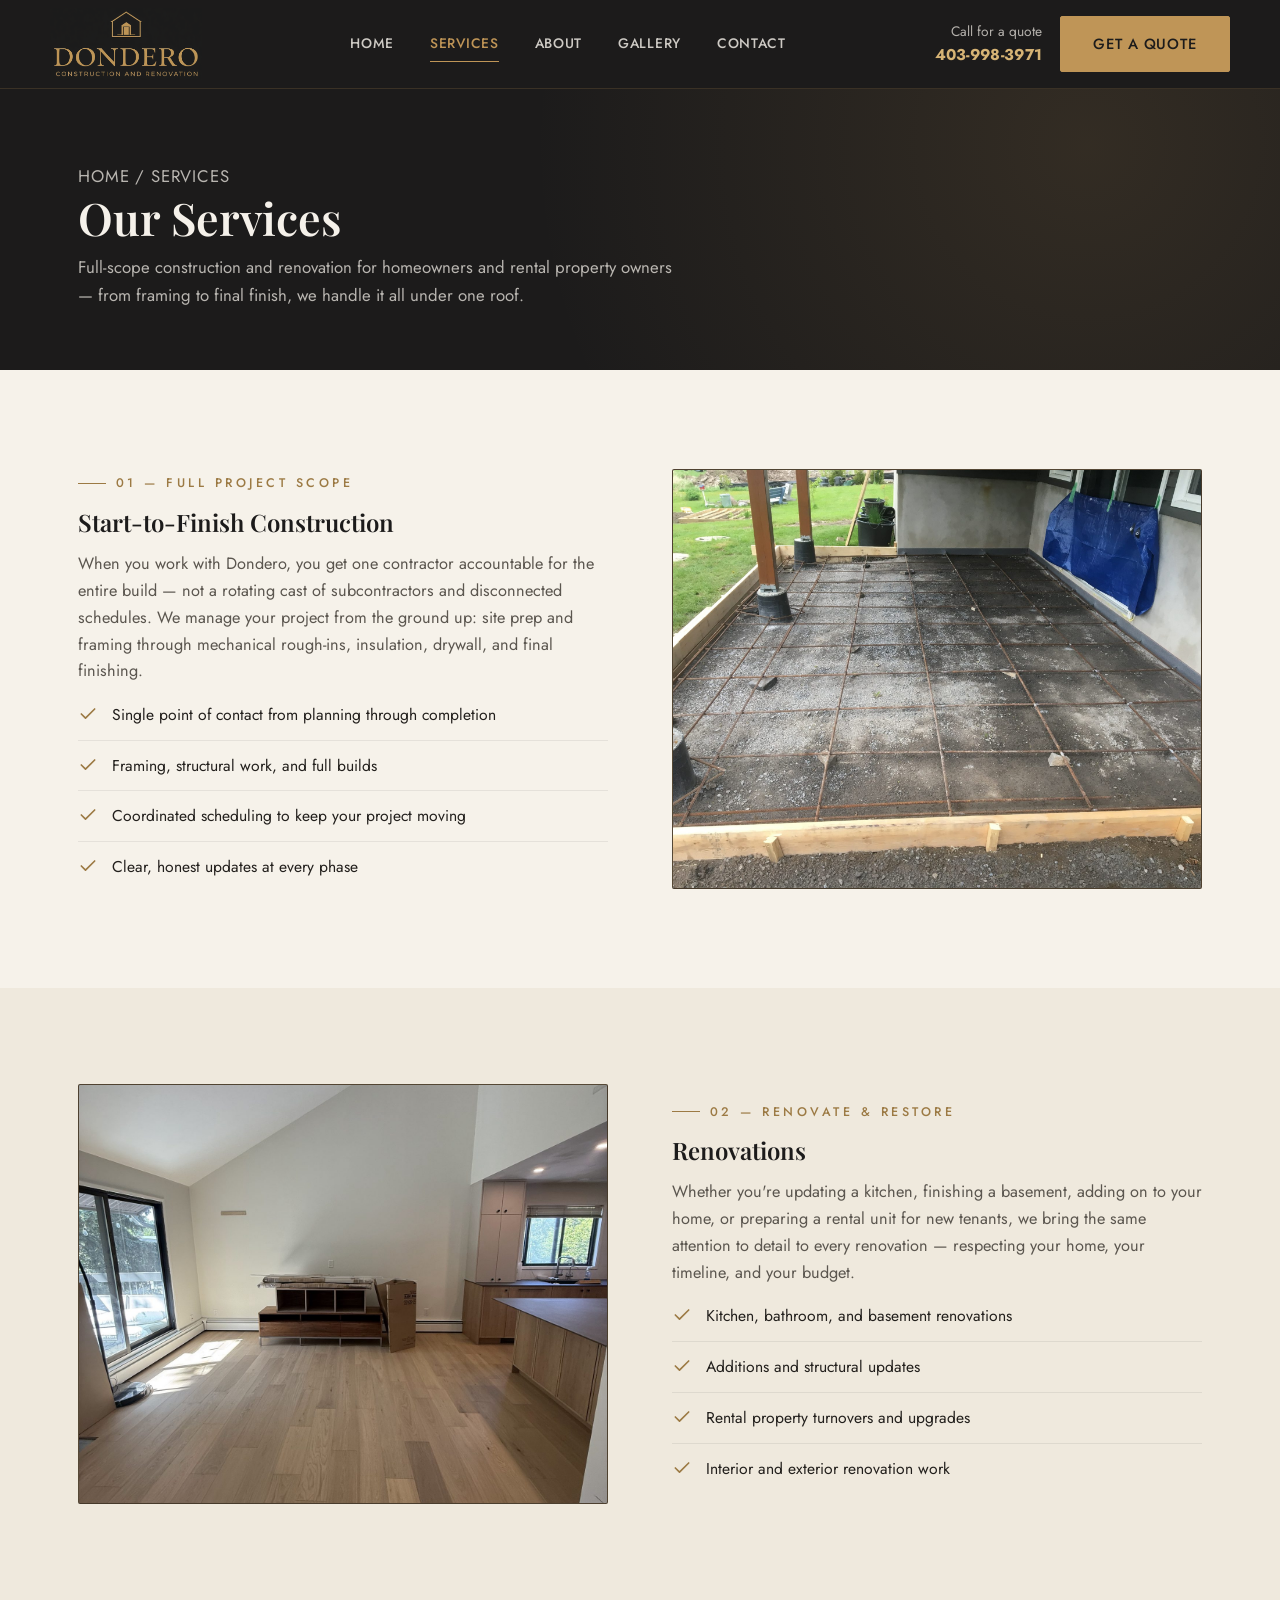
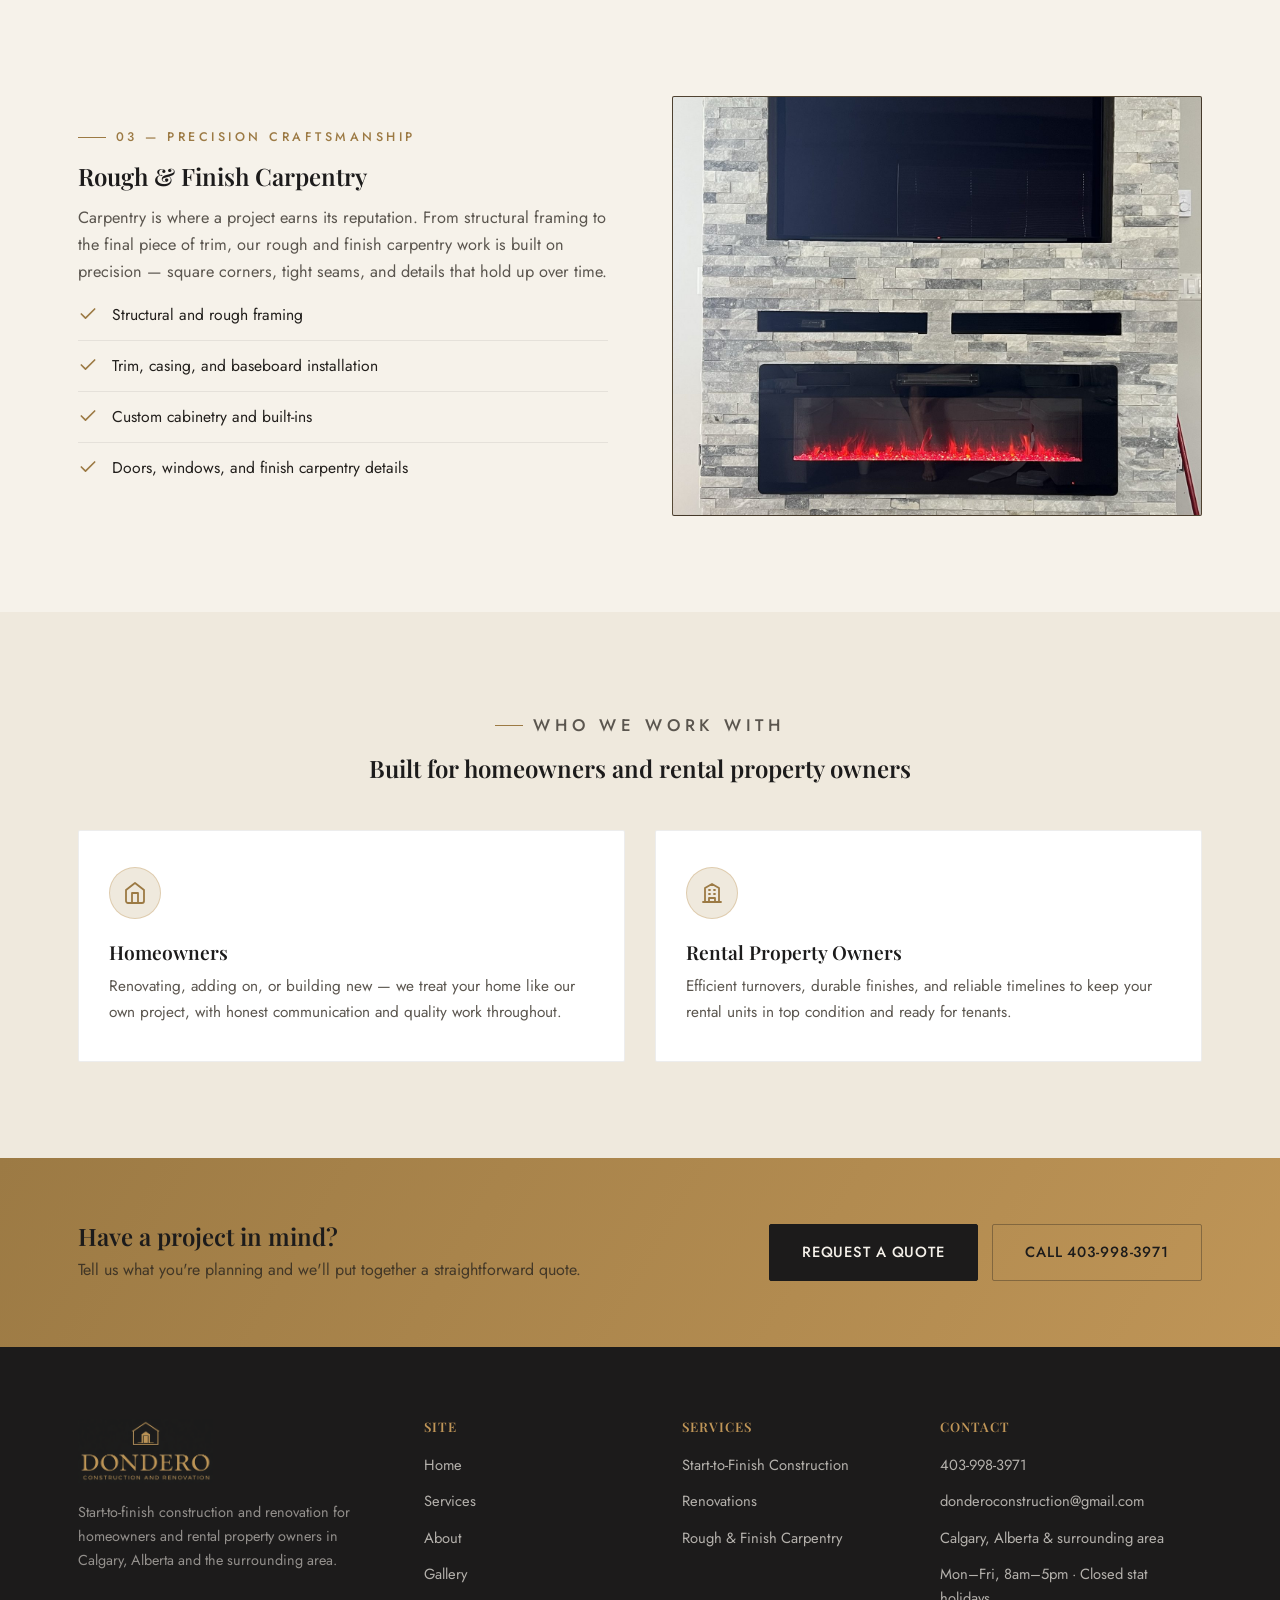
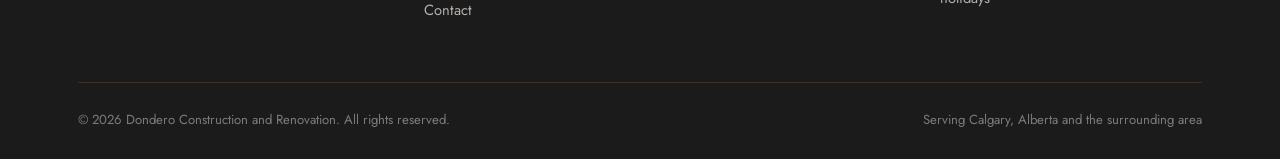
<file: services.html>
<!DOCTYPE html>
<html lang="en">
<head>
<meta charset="UTF-8">
<meta name="viewport" content="width=device-width, initial-scale=1.0">
<title>Services | Dondero Construction and Renovation</title>
<meta name="description" content="Start-to-finish construction, full renovations, and rough &amp; finish carpentry for homeowners and rental property owners in Calgary, Alberta and the surrounding area.">
<meta property="og:title" content="Services | Dondero Construction and Renovation">
<meta property="og:description" content="Start-to-finish construction, renovations, and rough &amp; finish carpentry in Calgary, Alberta.">
<meta property="og:type" content="website">
<meta property="og:image" content="https://donderoconstruction.com/logo.png">
<link rel="icon" type="image/png" sizes="32x32" href="favicon-32.png">
<link rel="icon" type="image/png" sizes="16x16" href="favicon-16.png">
<link rel="apple-touch-icon" sizes="180x180" href="favicon-180.png">
<link rel="preconnect" href="https://fonts.googleapis.com">
<link rel="preconnect" href="https://fonts.gstatic.com" crossorigin>
<link href="https://fonts.googleapis.com/css2?family=Playfair+Display:wght@500;600;700&family=Jost:wght@400;500;600&display=swap" rel="stylesheet">
<link rel="stylesheet" href="style.css">
</head>
<body>

<header class="site-header">
  <div class="container nav">
    <a href="index.html" class="nav-brand">
      <img src="logo-header.png" alt="Dondero Construction and Renovation logo">
    </a>
    <nav class="nav-links">
      <a href="index.html">Home</a>
      <a href="services.html">Services</a>
      <a href="about.html">About</a>
      <a href="gallery.html">Gallery</a>
      <a href="contact.html">Contact</a>
    </nav>
    <div class="nav-cta">
      <div class="nav-phone">
        <span>Call for a quote</span>
        <strong><a href="tel:14039983971">403-998-3971</a></strong>
      </div>
      <a href="contact.html" class="btn btn-gold">Get a Quote</a>
    </div>
    <button class="nav-toggle" aria-label="Toggle navigation" aria-expanded="false">
      <span></span><span></span><span></span>
    </button>
  </div>
  <div class="mobile-nav">
    <a href="index.html">Home</a>
    <a href="services.html">Services</a>
    <a href="about.html">About</a>
    <a href="gallery.html">Gallery</a>
    <a href="contact.html">Contact</a>
    <a href="tel:14039983971" class="mobile-cta">Call 403-998-3971</a>
  </div>
</header>

<section class="page-banner">
  <div class="container">
    <p class="breadcrumb"><a href="index.html">Home</a> / Services</p>
    <h1>Our Services</h1>
    <p>Full-scope construction and renovation for homeowners and rental property owners — from framing to final finish, we handle it all under one roof.</p>
  </div>
</section>

<section class="section" id="construction">
  <div class="container split">
    <div>
      <p class="eyebrow">01 — Full Project Scope</p>
      <h2>Start-to-Finish Construction</h2>
      <p style="color:var(--color-text-muted); font-size:1.02rem;">When you work with Dondero, you get one contractor accountable for the entire build — not a rotating cast of subcontractors and disconnected schedules. We manage your project from the ground up: site prep and framing through mechanical rough-ins, insulation, drywall, and final finishing.</p>
      <ul class="checklist">
        <li>
          <svg viewBox="0 0 24 24" fill="none" stroke-width="2" stroke-linecap="round" stroke-linejoin="round"><path d="M20 6 9 17l-5-5"/></svg>
          <span>Single point of contact from planning through completion</span>
        </li>
        <li>
          <svg viewBox="0 0 24 24" fill="none" stroke-width="2" stroke-linecap="round" stroke-linejoin="round"><path d="M20 6 9 17l-5-5"/></svg>
          <span>Framing, structural work, and full builds</span>
        </li>
        <li>
          <svg viewBox="0 0 24 24" fill="none" stroke-width="2" stroke-linecap="round" stroke-linejoin="round"><path d="M20 6 9 17l-5-5"/></svg>
          <span>Coordinated scheduling to keep your project moving</span>
        </li>
        <li>
          <svg viewBox="0 0 24 24" fill="none" stroke-width="2" stroke-linecap="round" stroke-linejoin="round"><path d="M20 6 9 17l-5-5"/></svg>
          <span>Clear, honest updates at every phase</span>
        </li>
      </ul>
    </div>
    <div class="split-media photo">
      <img src="patio-forming-rebar-04.jpg" alt="Concrete patio slab preparation with rebar grid">
    </div>
  </div>
</section>

<section class="section section--cream2" id="renovation">
  <div class="container split">
    <div class="split-media photo" style="order:-1;">
      <img src="mission-condo-10.jpg" alt="Renovated open-concept living space with new hardwood flooring and kitchen">
    </div>
    <div>
      <p class="eyebrow">02 — Renovate &amp; Restore</p>
      <h2>Renovations</h2>
      <p style="color:var(--color-text-muted); font-size:1.02rem;">Whether you're updating a kitchen, finishing a basement, adding on to your home, or preparing a rental unit for new tenants, we bring the same attention to detail to every renovation — respecting your home, your timeline, and your budget.</p>
      <ul class="checklist">
        <li>
          <svg viewBox="0 0 24 24" fill="none" stroke-width="2" stroke-linecap="round" stroke-linejoin="round"><path d="M20 6 9 17l-5-5"/></svg>
          <span>Kitchen, bathroom, and basement renovations</span>
        </li>
        <li>
          <svg viewBox="0 0 24 24" fill="none" stroke-width="2" stroke-linecap="round" stroke-linejoin="round"><path d="M20 6 9 17l-5-5"/></svg>
          <span>Additions and structural updates</span>
        </li>
        <li>
          <svg viewBox="0 0 24 24" fill="none" stroke-width="2" stroke-linecap="round" stroke-linejoin="round"><path d="M20 6 9 17l-5-5"/></svg>
          <span>Rental property turnovers and upgrades</span>
        </li>
        <li>
          <svg viewBox="0 0 24 24" fill="none" stroke-width="2" stroke-linecap="round" stroke-linejoin="round"><path d="M20 6 9 17l-5-5"/></svg>
          <span>Interior and exterior renovation work</span>
        </li>
      </ul>
    </div>
  </div>
</section>

<section class="section" id="carpentry">
  <div class="container split">
    <div>
      <p class="eyebrow">03 — Precision Craftsmanship</p>
      <h2>Rough &amp; Finish Carpentry</h2>
      <p style="color:var(--color-text-muted); font-size:1.02rem;">Carpentry is where a project earns its reputation. From structural framing to the final piece of trim, our rough and finish carpentry work is built on precision — square corners, tight seams, and details that hold up over time.</p>
      <ul class="checklist">
        <li>
          <svg viewBox="0 0 24 24" fill="none" stroke-width="2" stroke-linecap="round" stroke-linejoin="round"><path d="M20 6 9 17l-5-5"/></svg>
          <span>Structural and rough framing</span>
        </li>
        <li>
          <svg viewBox="0 0 24 24" fill="none" stroke-width="2" stroke-linecap="round" stroke-linejoin="round"><path d="M20 6 9 17l-5-5"/></svg>
          <span>Trim, casing, and baseboard installation</span>
        </li>
        <li>
          <svg viewBox="0 0 24 24" fill="none" stroke-width="2" stroke-linecap="round" stroke-linejoin="round"><path d="M20 6 9 17l-5-5"/></svg>
          <span>Custom cabinetry and built-ins</span>
        </li>
        <li>
          <svg viewBox="0 0 24 24" fill="none" stroke-width="2" stroke-linecap="round" stroke-linejoin="round"><path d="M20 6 9 17l-5-5"/></svg>
          <span>Doors, windows, and finish carpentry details</span>
        </li>
      </ul>
    </div>
    <div class="split-media photo">
      <img src="fireplace-feature-04.jpg" alt="Finished stone fireplace feature wall with mounted TV">
    </div>
  </div>
</section>

<section class="section section--cream2">
  <div class="container">
    <div class="section-head center">
      <p class="eyebrow" style="justify-content:center;">Who We Work With</p>
      <h2>Built for homeowners and rental property owners</h2>
    </div>
    <div class="grid grid-2">
      <div class="card">
        <div class="card-icon">
          <svg viewBox="0 0 24 24" fill="none" stroke-width="1.8" stroke-linecap="round" stroke-linejoin="round"><path d="M3 9l9-7 9 7v11a2 2 0 0 1-2 2H5a2 2 0 0 1-2-2z"/><path d="M9 22V12h6v10"/></svg>
        </div>
        <h3>Homeowners</h3>
        <p>Renovating, adding on, or building new — we treat your home like our own project, with honest communication and quality work throughout.</p>
      </div>
      <div class="card">
        <div class="card-icon">
          <svg viewBox="0 0 24 24" fill="none" stroke-width="1.8" stroke-linecap="round" stroke-linejoin="round"><path d="M3 21h18M5 21V7l7-4 7 4v14M9 9h1m4 0h1m-6 4h1m4 0h1M9 21v-4h6v4"/></svg>
        </div>
        <h3>Rental Property Owners</h3>
        <p>Efficient turnovers, durable finishes, and reliable timelines to keep your rental units in top condition and ready for tenants.</p>
      </div>
    </div>
  </div>
</section>

<section class="cta-band">
  <div class="container">
    <div>
      <h2>Have a project in mind?</h2>
      <p>Tell us what you're planning and we'll put together a straightforward quote.</p>
    </div>
    <div style="display:flex; gap:14px; flex-wrap:wrap;">
      <a href="contact.html" class="btn" style="background:var(--color-charcoal); color:var(--color-text-light); border-color:var(--color-charcoal);">Request a Quote</a>
      <a href="tel:14039983971" class="btn btn-outline-dark">Call 403-998-3971</a>
    </div>
  </div>
</section>

<footer class="site-footer">
  <div class="container">
    <div class="footer-grid">
      <div class="footer-brand">
        <img src="logo-header.png" alt="Dondero Construction and Renovation logo">
        <p>Start-to-finish construction and renovation for homeowners and rental property owners in Calgary, Alberta and the surrounding area.</p>
      </div>
      <div class="footer-col">
        <h4>Site</h4>
        <ul>
          <li><a href="index.html">Home</a></li>
          <li><a href="services.html">Services</a></li>
          <li><a href="about.html">About</a></li>
          <li><a href="gallery.html">Gallery</a></li>
          <li><a href="contact.html">Contact</a></li>
        </ul>
      </div>
      <div class="footer-col">
        <h4>Services</h4>
        <ul>
          <li><a href="services.html#construction">Start-to-Finish Construction</a></li>
          <li><a href="services.html#renovation">Renovations</a></li>
          <li><a href="services.html#carpentry">Rough &amp; Finish Carpentry</a></li>
        </ul>
      </div>
      <div class="footer-col">
        <h4>Contact</h4>
        <ul>
          <li><a href="tel:14039983971">403-998-3971</a></li>
          <li><a href="mailto:donderoconstruction@gmail.com">donderoconstruction@gmail.com</a></li>
          <li>Calgary, Alberta &amp; surrounding area</li>
          <li>Mon&ndash;Fri, 8am&ndash;5pm &middot; Closed stat holidays</li>
        </ul>
      </div>
    </div>
    <div class="footer-bottom">
      <span>© <span id="year"></span> Dondero Construction and Renovation. All rights reserved.</span>
      <span>Serving Calgary, Alberta and the surrounding area</span>
    </div>
  </div>
</footer>

<script src="main.js?v=2"></script>
</body>
</html>
</file>
<file: style.css>
/* ============================================
   Dondero Construction and Renovation
   Shared stylesheet
   ============================================ */

:root {
  --color-charcoal: #1c1b1b;
  --color-charcoal-2: #242322;
  --color-charcoal-soft: #302e2c;
  --color-gold: #bf9557;
  --color-gold-light: #d7b475;
  --color-gold-dark: #9c7a44;
  --color-cream: #f6f2ea;
  --color-cream-2: #efe9dd;
  --color-text-dark: #221f1c;
  --color-text-muted: #5b564f;
  --color-text-light: #f5f1ea;
  --color-line: rgba(191, 149, 87, 0.35);

  --font-heading: 'Playfair Display', Georgia, 'Times New Roman', serif;
  --font-body: 'Jost', 'Helvetica Neue', Arial, sans-serif;

  --max-width: 1180px;
  --radius: 2px;
  --shadow-soft: 0 18px 40px rgba(28, 27, 27, 0.12);
}

* {
  box-sizing: border-box;
}

html {
  scroll-behavior: smooth;
}

body {
  margin: 0;
  font-family: var(--font-body);
  color: var(--color-text-dark);
  background: var(--color-cream);
  line-height: 1.65;
  -webkit-font-smoothing: antialiased;
}

img {
  max-width: 100%;
  display: block;
}

a {
  color: inherit;
  text-decoration: none;
}

h1, h2, h3, h4 {
  font-family: var(--font-heading);
  font-weight: 600;
  line-height: 1.2;
  margin: 0 0 0.6em;
  color: var(--color-charcoal);
}

p {
  margin: 0 0 1em;
}

ul {
  margin: 0;
  padding: 0;
  list-style: none;
}

.container {
  max-width: var(--max-width);
  margin: 0 auto;
  padding: 0 28px;
}

.eyebrow {
  display: inline-flex;
  align-items: center;
  gap: 10px;
  font-family: var(--font-body);
  font-size: 0.78rem;
  letter-spacing: 0.28em;
  text-transform: uppercase;
  color: var(--color-gold-dark);
  font-weight: 500;
  margin-bottom: 14px;
}

.eyebrow::before {
  content: "";
  width: 28px;
  height: 1px;
  background: var(--color-gold-dark);
}

.section {
  padding: 96px 0;
}

.section--tight {
  padding: 64px 0;
}

.section--dark {
  background: var(--color-charcoal);
  color: var(--color-text-light);
}

.section--dark h1,
.section--dark h2,
.section--dark h3,
.section--dark h4 {
  color: var(--color-text-light);
}

.section--cream2 {
  background: var(--color-cream-2);
}

.section-head {
  max-width: 680px;
  margin: 0 0 48px;
}

.section-head.center {
  margin-left: auto;
  margin-right: auto;
  text-align: center;
}

.section-head p {
  color: var(--color-text-muted);
  font-size: 1.05rem;
}

.section--dark .section-head p {
  color: rgba(245, 241, 234, 0.72);
}

/* ---------- Buttons ---------- */

.btn {
  display: inline-flex;
  align-items: center;
  justify-content: center;
  gap: 10px;
  padding: 15px 32px;
  font-family: var(--font-body);
  font-size: 0.92rem;
  letter-spacing: 0.06em;
  text-transform: uppercase;
  font-weight: 500;
  border-radius: var(--radius);
  border: 1px solid transparent;
  cursor: pointer;
  transition: all 0.2s ease;
  white-space: nowrap;
}

.btn-gold {
  background: var(--color-gold);
  color: var(--color-charcoal);
  border-color: var(--color-gold);
}

.btn-gold:hover {
  background: var(--color-gold-light);
  border-color: var(--color-gold-light);
  transform: translateY(-1px);
}

.btn-outline {
  background: transparent;
  color: var(--color-text-light);
  border-color: rgba(245, 241, 234, 0.4);
}

.btn-outline:hover {
  border-color: var(--color-gold);
  color: var(--color-gold);
}

.btn-outline-dark {
  background: transparent;
  color: var(--color-charcoal);
  border-color: rgba(34, 31, 28, 0.35);
}

.btn-outline-dark:hover {
  border-color: var(--color-gold-dark);
  color: var(--color-gold-dark);
}

.btn-block {
  width: 100%;
}

/* ---------- Header / Nav ---------- */

.site-header {
  position: sticky;
  top: 0;
  z-index: 100;
  background: var(--color-charcoal);
  border-bottom: 1px solid rgba(191, 149, 87, 0.18);
}

.nav {
  display: flex;
  align-items: center;
  justify-content: space-between;
  padding: 8px 0;
}

.nav-brand {
  display: flex;
  align-items: center;
  gap: 12px;
}

.nav-brand img {
  height: 72px;
  width: auto;
}

.nav-links {
  display: flex;
  align-items: center;
  gap: 36px;
}

.nav-links a {
  font-size: 0.86rem;
  letter-spacing: 0.05em;
  text-transform: uppercase;
  color: rgba(245, 241, 234, 0.82);
  font-weight: 500;
  padding: 6px 0;
  border-bottom: 1px solid transparent;
  transition: color 0.2s ease, border-color 0.2s ease;
}

.nav-links a:hover,
.nav-links a.active {
  color: var(--color-gold);
  border-color: var(--color-gold);
}

.nav-cta {
  display: flex;
  align-items: center;
  gap: 18px;
}

.nav-phone {
  display: flex;
  flex-direction: column;
  text-align: right;
  font-size: 0.86rem;
  color: rgba(245, 241, 234, 0.7);
}

.nav-phone strong {
  color: var(--color-gold-light);
  font-size: 0.98rem;
  letter-spacing: 0.02em;
}

.nav-toggle {
  display: none;
  flex-direction: column;
  gap: 5px;
  background: none;
  border: none;
  cursor: pointer;
  padding: 6px;
}

.nav-toggle span {
  width: 24px;
  height: 2px;
  background: var(--color-gold);
  display: block;
}

.mobile-nav {
  display: none;
  flex-direction: column;
  background: var(--color-charcoal-2);
  border-top: 1px solid rgba(191, 149, 87, 0.18);
}

.mobile-nav.open {
  display: flex;
}

.mobile-nav a {
  padding: 16px 28px;
  border-bottom: 1px solid rgba(191, 149, 87, 0.12);
  color: var(--color-text-light);
  font-size: 0.95rem;
  letter-spacing: 0.04em;
  text-transform: uppercase;
}

.mobile-nav a.mobile-cta {
  color: var(--color-gold);
  font-weight: 600;
}

/* ---------- Hero ---------- */

.hero {
  position: relative;
  background: var(--color-charcoal);
  color: var(--color-text-light);
  overflow: hidden;
}

.hero::before {
  content: "";
  position: absolute;
  inset: 0;
  background:
    radial-gradient(circle at 82% 18%, rgba(191, 149, 87, 0.16), transparent 45%),
    linear-gradient(160deg, #1c1b1b 0%, #26241f 55%, #1c1b1b 100%);
  z-index: 0;
}

.hero::after {
  content: "";
  position: absolute;
  inset: 0;
  background-image:
    linear-gradient(rgba(191, 149, 87, 0.055) 1px, transparent 1px),
    linear-gradient(90deg, rgba(191, 149, 87, 0.055) 1px, transparent 1px);
  background-size: 64px 64px;
  z-index: 0;
  mask-image: linear-gradient(180deg, rgba(0,0,0,0.9), rgba(0,0,0,0.15));
}

.hero-inner {
  position: relative;
  z-index: 1;
  padding: 120px 0 130px;
  display: grid;
  grid-template-columns: minmax(0, 1fr) minmax(280px, 380px);
  gap: 56px;
  align-items: end;
}

.hero h1 {
  font-size: clamp(2.4rem, 5vw, 3.6rem);
  color: var(--color-text-light);
  max-width: 15ch;
}

.hero h1 em {
  font-style: normal;
  color: var(--color-gold);
}

.hero-lead {
  font-size: 1.12rem;
  color: rgba(245, 241, 234, 0.78);
  max-width: 46ch;
  margin-bottom: 32px;
}

.hero-actions {
  display: flex;
  gap: 16px;
  flex-wrap: wrap;
  margin-bottom: 44px;
}

.hero-stats {
  display: flex;
  gap: 36px;
  flex-wrap: wrap;
}

.hero-stat strong {
  display: block;
  font-family: var(--font-heading);
  font-size: 1.9rem;
  color: var(--color-gold);
}

.hero-stat span {
  font-size: 0.8rem;
  letter-spacing: 0.05em;
  text-transform: uppercase;
  color: rgba(245, 241, 234, 0.6);
}

.hero-card {
  background: rgba(246, 242, 234, 0.04);
  border: 1px solid rgba(191, 149, 87, 0.3);
  border-radius: var(--radius);
  padding: 32px 28px;
  backdrop-filter: blur(2px);
}

.hero-card h3 {
  color: var(--color-gold-light);
  font-size: 1.1rem;
  margin-bottom: 6px;
}

.hero-card p {
  font-size: 0.92rem;
  color: rgba(245, 241, 234, 0.7);
  margin-bottom: 18px;
}

.hero-card ul li {
  display: flex;
  gap: 10px;
  font-size: 0.9rem;
  color: rgba(245, 241, 234, 0.85);
  padding: 8px 0;
  border-top: 1px solid rgba(191, 149, 87, 0.15);
}

.hero-card ul li:first-child {
  border-top: none;
}

.hero-card ul li::before {
  content: "";
  width: 6px;
  height: 6px;
  margin-top: 6px;
  background: var(--color-gold);
  flex-shrink: 0;
  transform: rotate(45deg);
}

/* ---------- Page banner (non-home pages) ---------- */

.page-banner {
  background: var(--color-charcoal);
  color: var(--color-text-light);
  padding: 74px 0 60px;
  position: relative;
  overflow: hidden;
}

.page-banner::before {
  content: "";
  position: absolute;
  inset: 0;
  background: radial-gradient(circle at 85% 20%, rgba(191, 149, 87, 0.14), transparent 50%);
}

.page-banner .container {
  position: relative;
  z-index: 1;
}

.breadcrumb {
  font-size: 0.8rem;
  letter-spacing: 0.05em;
  text-transform: uppercase;
  color: rgba(245, 241, 234, 0.55);
  margin-bottom: 14px;
}

.breadcrumb a:hover {
  color: var(--color-gold);
}

.page-banner h1 {
  color: var(--color-text-light);
  font-size: clamp(2rem, 4vw, 2.8rem);
  margin-bottom: 10px;
}

.page-banner p {
  color: rgba(245, 241, 234, 0.72);
  max-width: 60ch;
  font-size: 1.05rem;
  margin: 0;
}

/* ---------- Cards / Grids ---------- */

.grid {
  display: grid;
  gap: 30px;
}

.grid-3 {
  grid-template-columns: repeat(3, 1fr);
}

.grid-2 {
  grid-template-columns: repeat(2, 1fr);
}

.grid-4 {
  grid-template-columns: repeat(4, 1fr);
}

.card {
  background: #fff;
  border: 1px solid rgba(28, 27, 27, 0.08);
  border-radius: var(--radius);
  padding: 36px 30px;
  transition: transform 0.2s ease, box-shadow 0.2s ease, border-color 0.2s ease;
}

.card:hover {
  transform: translateY(-4px);
  box-shadow: var(--shadow-soft);
  border-color: rgba(191, 149, 87, 0.4);
}

.card-icon {
  width: 52px;
  height: 52px;
  display: flex;
  align-items: center;
  justify-content: center;
  background: var(--color-cream-2);
  border: 1px solid var(--color-line);
  margin-bottom: 22px;
  border-radius: 50%;
}

.card-icon svg {
  width: 24px;
  height: 24px;
  stroke: var(--color-gold-dark);
}

.card h3 {
  font-size: 1.2rem;
  margin-bottom: 10px;
}

.card p {
  color: var(--color-text-muted);
  font-size: 0.96rem;
  margin-bottom: 0;
}

.card-link {
  display: inline-flex;
  align-items: center;
  gap: 8px;
  margin-top: 18px;
  font-size: 0.85rem;
  letter-spacing: 0.04em;
  text-transform: uppercase;
  color: var(--color-gold-dark);
  font-weight: 600;
}

/* ---------- Feature / split rows ---------- */

.split {
  display: grid;
  grid-template-columns: 1fr 1fr;
  gap: 64px;
  align-items: center;
}

.split-media {
  background: linear-gradient(150deg, var(--color-charcoal) 0%, #33302a 100%);
  border-radius: var(--radius);
  min-height: 380px;
  position: relative;
  overflow: hidden;
  display: flex;
  align-items: center;
  justify-content: center;
  border: 1px solid rgba(191, 149, 87, 0.25);
}

.split-media::before {
  content: "";
  position: absolute;
  inset: 0;
  background-image: linear-gradient(rgba(191,149,87,0.07) 1px, transparent 1px), linear-gradient(90deg, rgba(191,149,87,0.07) 1px, transparent 1px);
  background-size: 40px 40px;
}

.split-media img {
  position: relative;
  z-index: 1;
  width: 60%;
  opacity: 0.92;
}

.split-media.photo {
  min-height: 420px;
  align-items: stretch;
}

.split-media.photo img {
  position: absolute;
  inset: 0;
  width: 100%;
  height: 100%;
  object-fit: cover;
  opacity: 1;
}

.split-media.photo::before {
  display: none;
}

.checklist li {
  display: flex;
  gap: 14px;
  padding: 12px 0;
  border-top: 1px solid rgba(28,27,27,0.08);
  font-size: 0.98rem;
}

.checklist li:first-child {
  border-top: none;
  padding-top: 0;
}

.checklist svg {
  flex-shrink: 0;
  width: 20px;
  height: 20px;
  margin-top: 2px;
  stroke: var(--color-gold-dark);
}

/* ---------- Stats band ---------- */

.stats-band {
  background: var(--color-cream-2);
  border-top: 1px solid var(--color-line);
  border-bottom: 1px solid var(--color-line);
  padding: 48px 0;
}

.stats-band .grid {
  grid-template-columns: repeat(4, 1fr);
  text-align: center;
}

.stat strong {
  display: block;
  font-family: var(--font-heading);
  font-size: 2.1rem;
  color: var(--color-charcoal);
}

.stat span {
  font-size: 0.82rem;
  letter-spacing: 0.04em;
  text-transform: uppercase;
  color: var(--color-text-muted);
}

/* ---------- Testimonial ---------- */

.testimonial {
  background: var(--color-charcoal);
  color: var(--color-text-light);
  padding: 90px 0;
  text-align: center;
}

.testimonial blockquote {
  font-family: var(--font-heading);
  font-size: clamp(1.4rem, 3vw, 1.9rem);
  font-weight: 500;
  max-width: 780px;
  margin: 0 auto 28px;
  color: var(--color-text-light);
  line-height: 1.4;
}

.testimonial cite {
  font-style: normal;
  font-size: 0.9rem;
  letter-spacing: 0.04em;
  text-transform: uppercase;
  color: var(--color-gold);
}

/* ---------- CTA band ---------- */

.cta-band {
  background: linear-gradient(120deg, var(--color-gold-dark), var(--color-gold));
  color: var(--color-charcoal);
  padding: 64px 0;
}

.cta-band .container {
  display: flex;
  align-items: center;
  justify-content: space-between;
  gap: 30px;
  flex-wrap: wrap;
}

.cta-band h2 {
  color: var(--color-charcoal);
  margin-bottom: 6px;
}

.cta-band p {
  margin: 0;
  color: rgba(34, 31, 28, 0.75);
}

/* ---------- Footer ---------- */

.site-footer {
  background: var(--color-charcoal);
  color: rgba(245, 241, 234, 0.7);
  padding: 72px 0 28px;
}

.footer-grid {
  display: grid;
  grid-template-columns: 1.4fr 1fr 1fr 1.2fr;
  gap: 40px;
  padding-bottom: 48px;
  border-bottom: 1px solid rgba(191, 149, 87, 0.18);
}

.footer-brand img {
  height: 64px;
  margin-bottom: 18px;
}

.footer-brand p {
  font-size: 0.9rem;
  color: rgba(245, 241, 234, 0.55);
  max-width: 34ch;
}

.footer-col h4 {
  color: var(--color-gold);
  font-size: 0.82rem;
  letter-spacing: 0.08em;
  text-transform: uppercase;
  margin-bottom: 18px;
}

.footer-col li {
  margin-bottom: 12px;
  font-size: 0.92rem;
}

.footer-col a:hover {
  color: var(--color-gold);
}

.footer-bottom {
  display: flex;
  justify-content: space-between;
  align-items: center;
  padding-top: 26px;
  font-size: 0.82rem;
  color: rgba(245, 241, 234, 0.45);
  flex-wrap: wrap;
  gap: 10px;
}

.footer-bottom a:hover {
  color: var(--color-gold);
}

/* ---------- Forms ---------- */

.form-grid {
  display: grid;
  grid-template-columns: 1fr 1fr;
  gap: 20px;
}

.form-field {
  display: flex;
  flex-direction: column;
  gap: 8px;
  margin-bottom: 20px;
}

.form-field.full {
  grid-column: 1 / -1;
}

.form-field label {
  font-size: 0.82rem;
  letter-spacing: 0.04em;
  text-transform: uppercase;
  color: var(--color-text-muted);
  font-weight: 500;
}

.form-field input,
.form-field select,
.form-field textarea {
  font-family: var(--font-body);
  font-size: 0.98rem;
  padding: 13px 16px;
  border: 1px solid rgba(28, 27, 27, 0.18);
  border-radius: var(--radius);
  background: #fff;
  color: var(--color-text-dark);
}

.form-field input:focus,
.form-field select:focus,
.form-field textarea:focus {
  outline: none;
  border-color: var(--color-gold);
}

.form-note {
  font-size: 0.82rem;
  color: var(--color-text-muted);
  margin-top: 14px;
}

/* ---------- Gallery ---------- */

.filter-bar {
  display: flex;
  gap: 12px;
  flex-wrap: wrap;
  justify-content: center;
  margin-bottom: 44px;
}

.filter-btn {
  padding: 10px 22px;
  border: 1px solid rgba(28, 27, 27, 0.18);
  background: transparent;
  border-radius: 999px;
  font-family: var(--font-body);
  font-size: 0.84rem;
  letter-spacing: 0.04em;
  text-transform: uppercase;
  cursor: pointer;
  color: var(--color-text-muted);
  transition: all 0.2s ease;
}

.filter-btn:hover {
  border-color: var(--color-gold);
  color: var(--color-gold-dark);
}

.filter-btn.active {
  background: var(--color-charcoal);
  border-color: var(--color-charcoal);
  color: var(--color-text-light);
}

.gallery-grid {
  display: grid;
  grid-template-columns: repeat(3, 1fr);
  gap: 26px;
}

.gallery-item {
  border-radius: var(--radius);
  overflow: hidden;
  border: 1px solid rgba(28, 27, 27, 0.08);
  background: #fff;
}

.gallery-media {
  aspect-ratio: 4 / 3;
  background: linear-gradient(150deg, var(--color-charcoal) 0%, #33302a 100%);
  position: relative;
  display: flex;
  align-items: center;
  justify-content: center;
  overflow: hidden;
}

.gallery-media::before {
  content: "";
  position: absolute;
  inset: 0;
  background-image: linear-gradient(rgba(191,149,87,0.08) 1px, transparent 1px), linear-gradient(90deg, rgba(191,149,87,0.08) 1px, transparent 1px);
  background-size: 32px 32px;
}

.gallery-media img {
  position: relative;
  z-index: 1;
  width: 100%;
  height: 100%;
  object-fit: cover;
}

.gallery-media::before {
  display: none;
}

.gallery-tag {
  position: absolute;
  top: 14px;
  left: 14px;
  z-index: 2;
  background: rgba(28, 27, 27, 0.75);
  color: var(--color-gold-light);
  font-size: 0.7rem;
  letter-spacing: 0.06em;
  text-transform: uppercase;
  padding: 6px 12px;
  border: 1px solid rgba(191, 149, 87, 0.35);
  border-radius: 999px;
}

.gallery-caption {
  position: absolute;
  bottom: 0;
  left: 0;
  right: 0;
  z-index: 2;
  padding: 14px 16px;
  font-size: 0.78rem;
  letter-spacing: 0.03em;
  color: rgba(245, 241, 234, 0.65);
  background: linear-gradient(to top, rgba(28,27,27,0.85), transparent);
}

.gallery-body {
  padding: 18px 20px 20px;
}

.gallery-body h4 {
  font-family: var(--font-heading);
  font-size: 1.05rem;
  margin-bottom: 4px;
  color: var(--color-charcoal);
}

.gallery-body span {
  font-size: 0.82rem;
  color: var(--color-text-muted);
}

.upload-note {
  background: var(--color-cream-2);
  border: 1px dashed var(--color-gold);
  border-radius: var(--radius);
  padding: 22px 26px;
  text-align: center;
  color: var(--color-text-muted);
  font-size: 0.92rem;
  margin-bottom: 50px;
}

/* ---------- Utility ---------- */

.text-gold { color: var(--color-gold-dark); }
.mt-0 { margin-top: 0; }
.mb-0 { margin-bottom: 0; }

/* ---------- Responsive ---------- */

@media (max-width: 980px) {
  .nav-links,
  .nav-phone {
    display: none;
  }

  .nav-toggle {
    display: flex;
  }

  .hero-inner {
    grid-template-columns: 1fr;
  }

  .split {
    grid-template-columns: 1fr;
    gap: 40px;
  }

  .split-media {
    min-height: 280px;
    order: -1;
  }

  .grid-3,
  .grid-4 {
    grid-template-columns: repeat(2, 1fr);
  }

  .gallery-grid {
    grid-template-columns: repeat(2, 1fr);
  }

  .stats-band .grid {
    grid-template-columns: repeat(2, 1fr);
    gap: 32px;
  }

  .footer-grid {
    grid-template-columns: 1fr 1fr;
  }
}

@media (max-width: 640px) {
  .section {
    padding: 64px 0;
  }

  .hero-inner {
    padding: 70px 0 60px;
  }

  .grid-2,
  .grid-3,
  .grid-4 {
    grid-template-columns: 1fr;
  }

  .gallery-grid {
    grid-template-columns: 1fr;
  }

  .form-grid {
    grid-template-columns: 1fr;
  }

  .cta-band .container {
    flex-direction: column;
    text-align: center;
  }

  .footer-grid {
    grid-template-columns: 1fr;
  }

  .footer-bottom {
    flex-direction: column;
    text-align: center;
  }

  .hero-stats {
    gap: 24px;
  }
}

@media (max-width: 600px) {
  .nav-brand img { height: 52px; }
}
</file>
